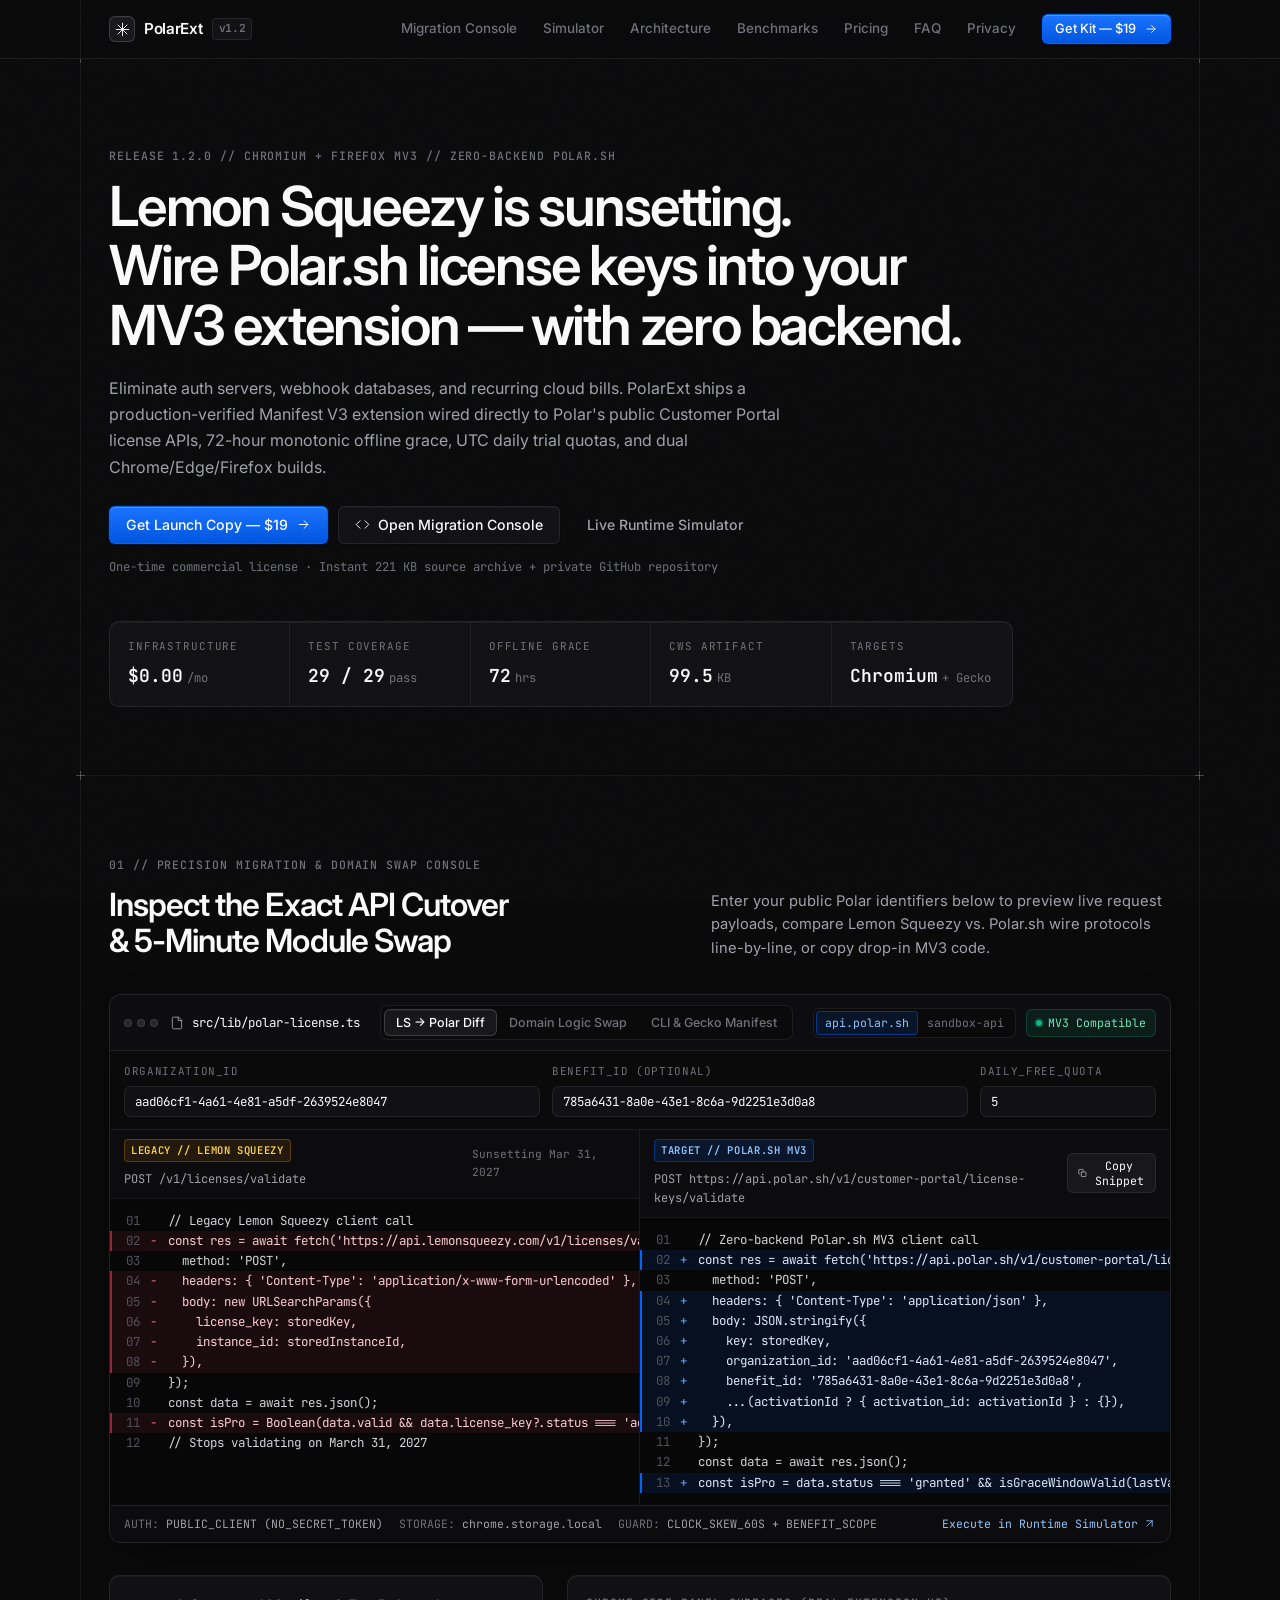
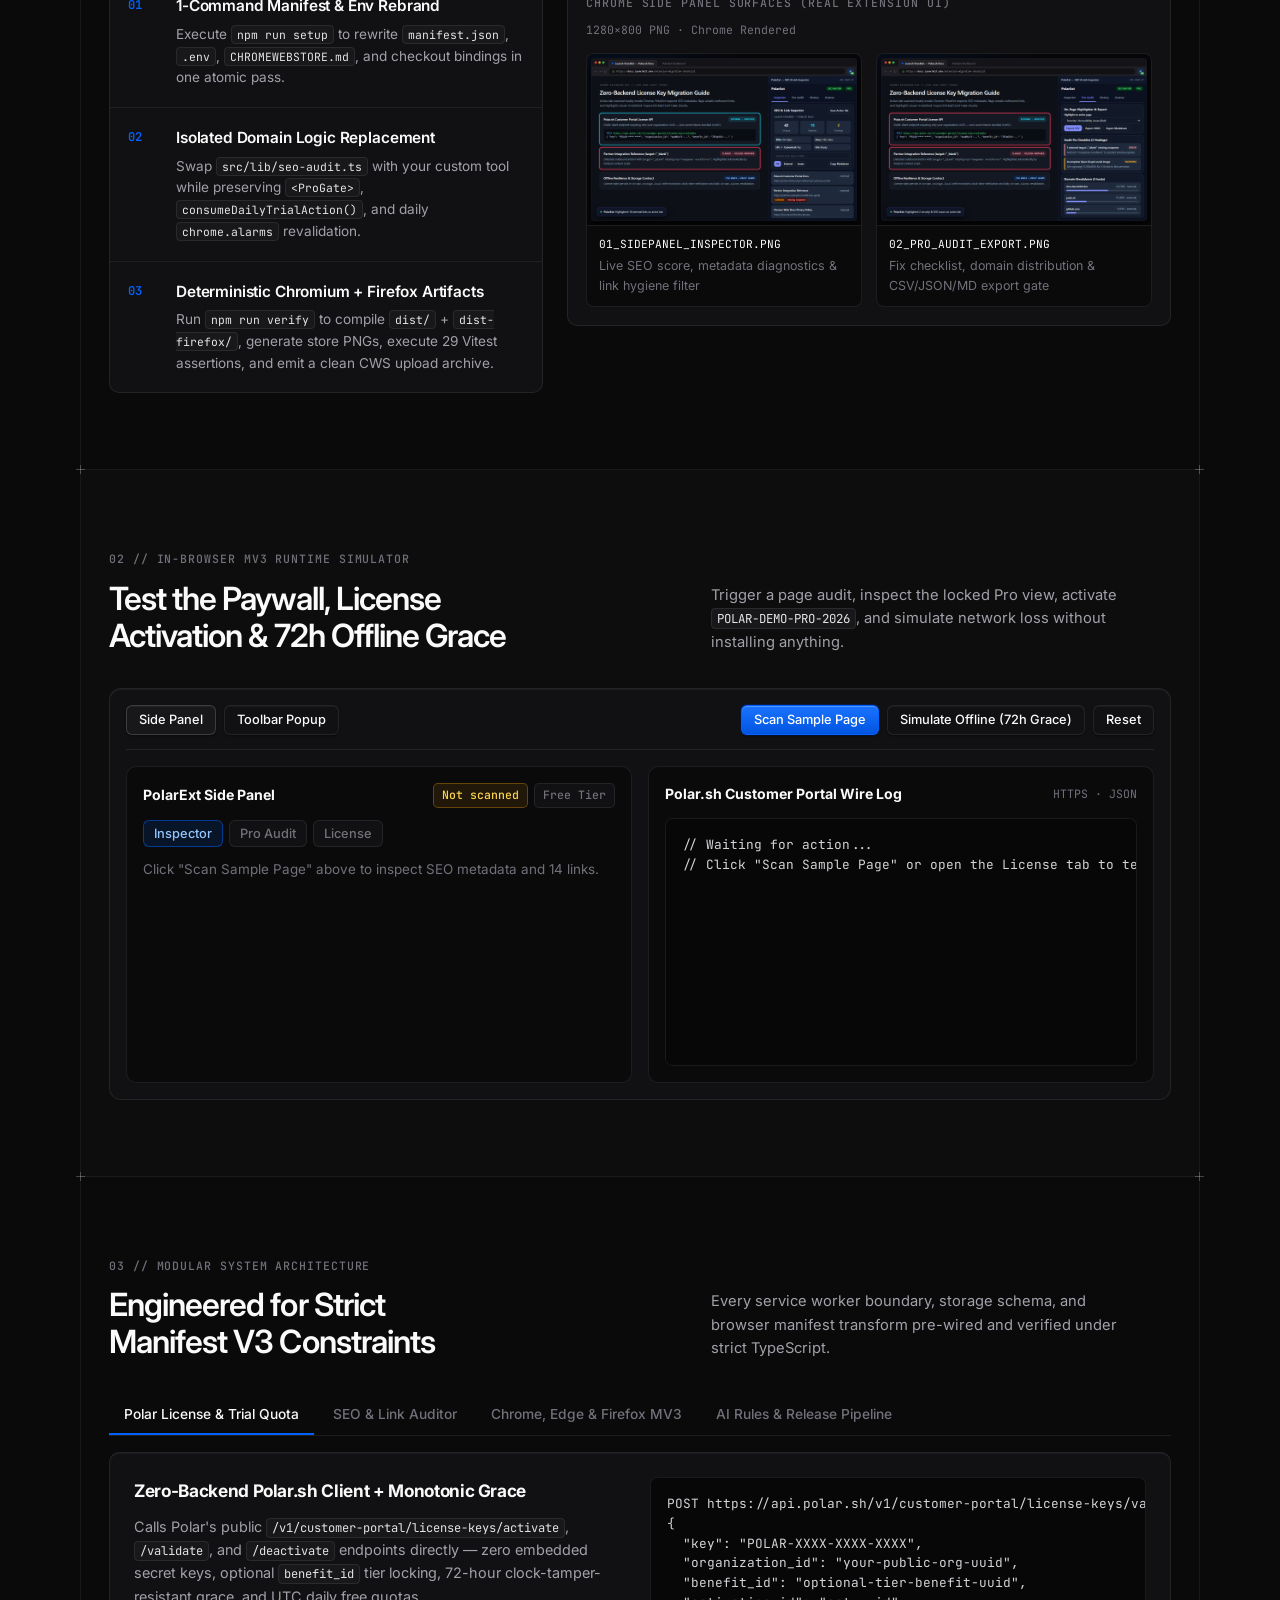
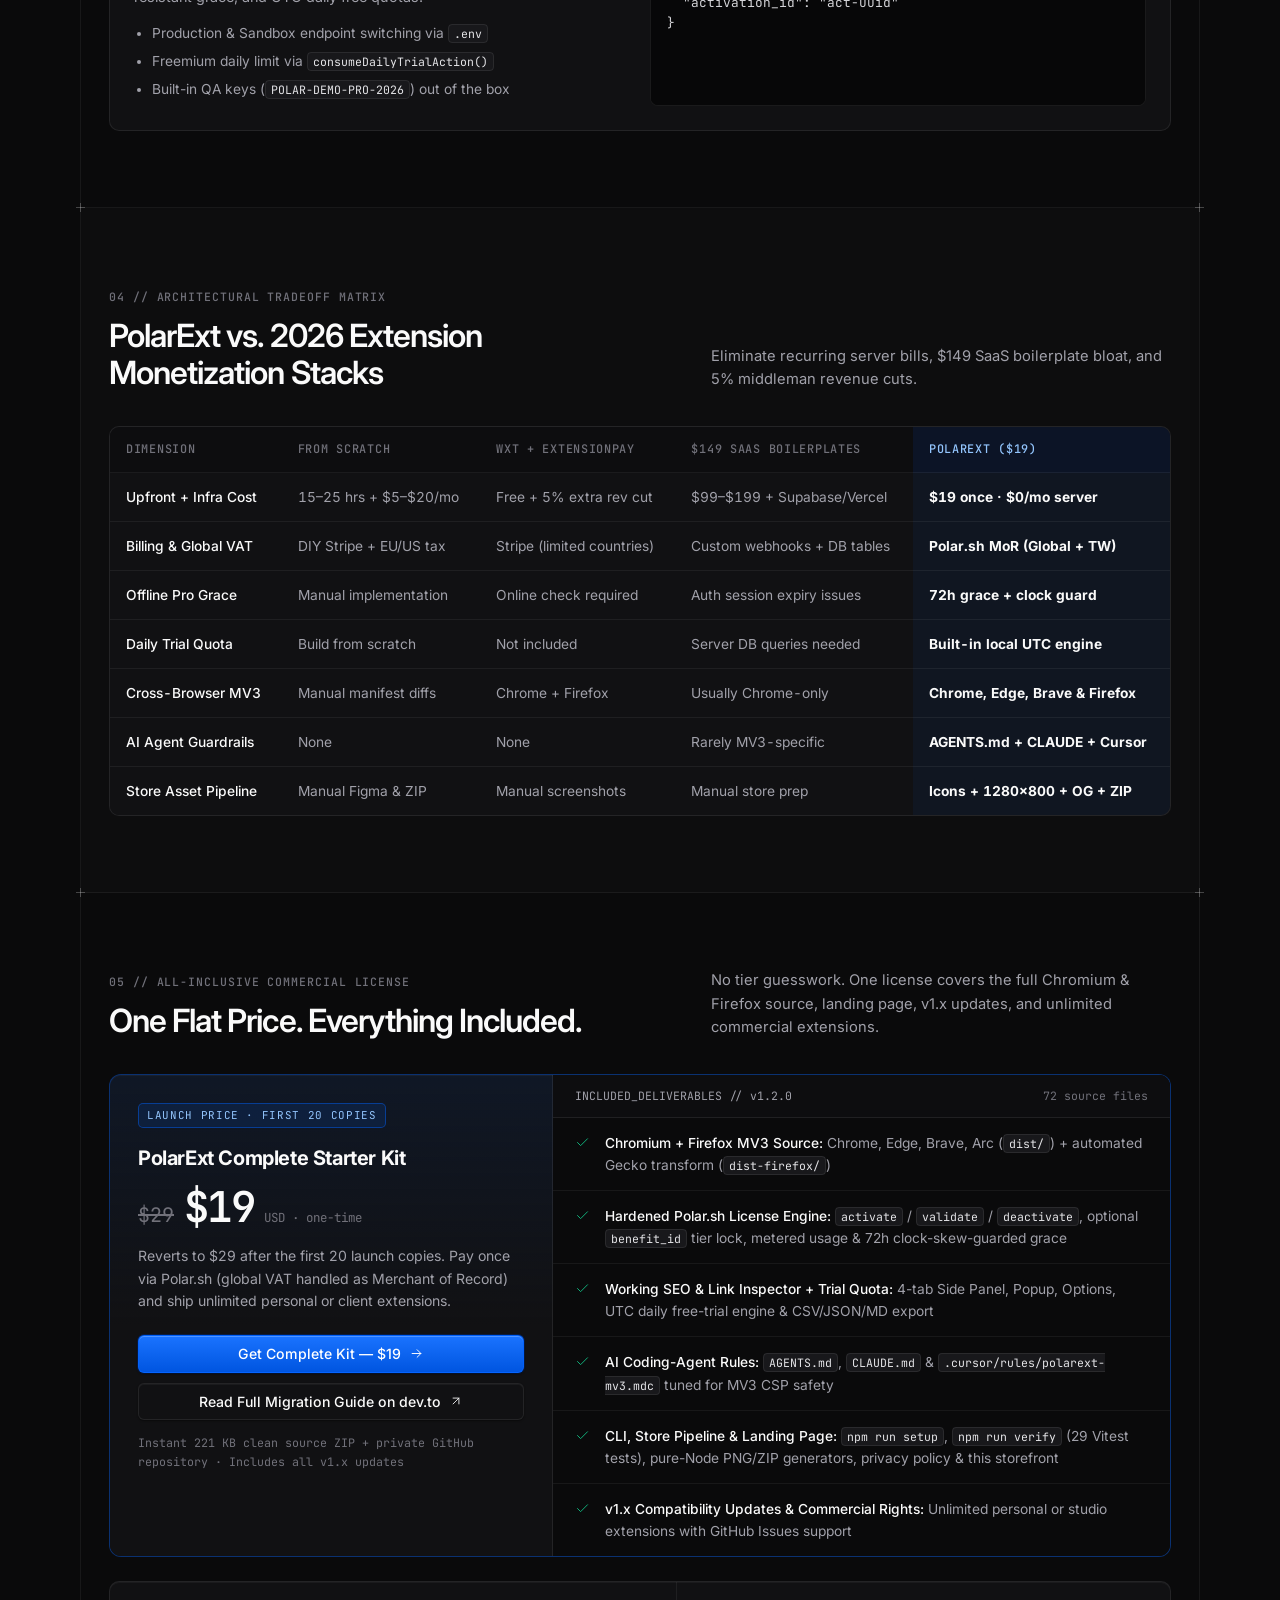
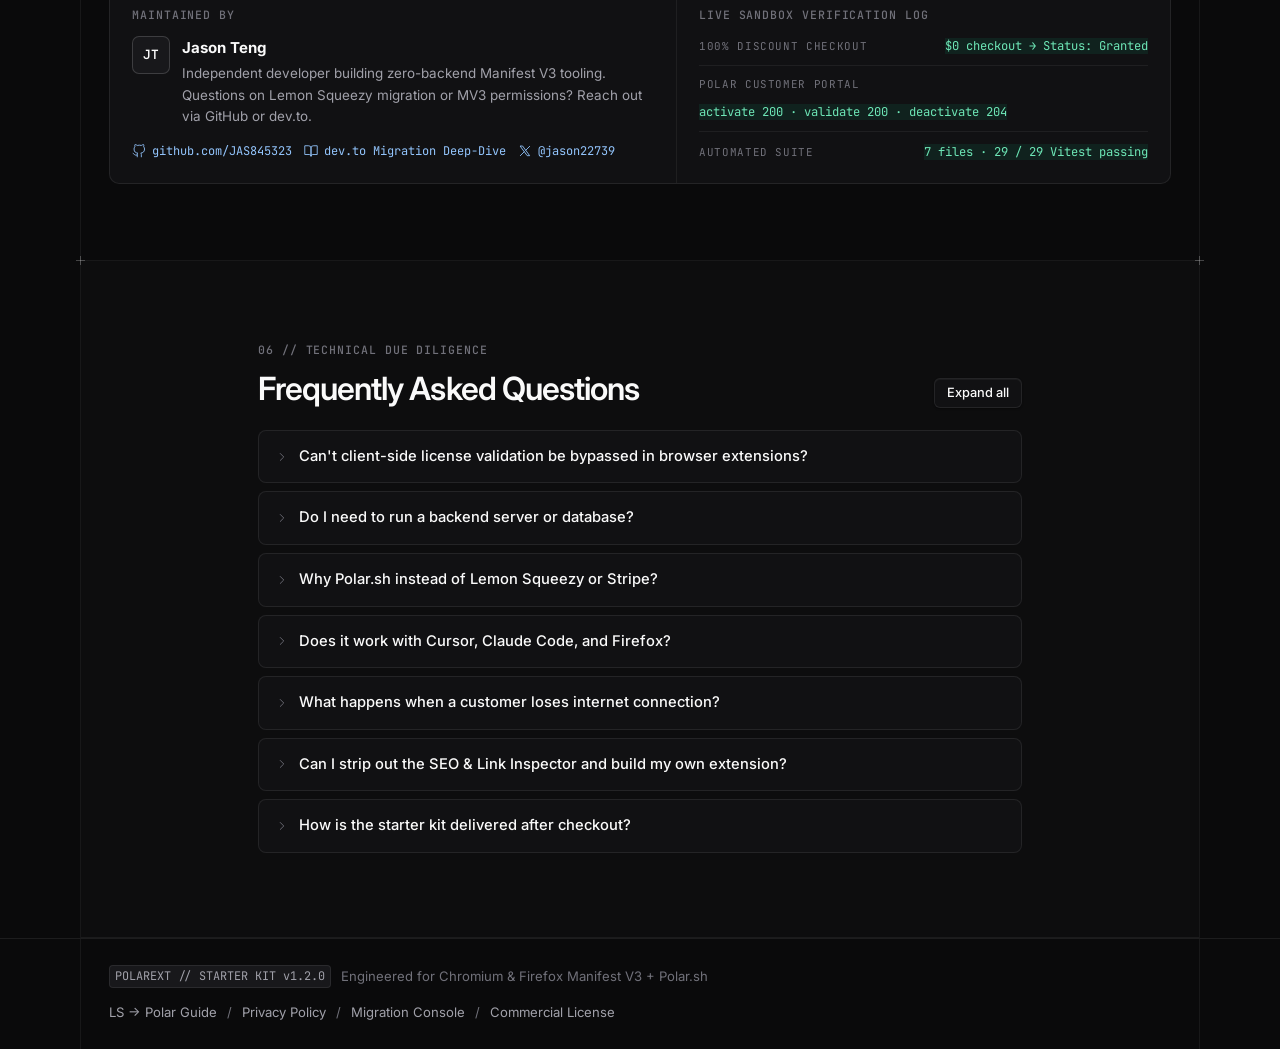
<file: index.html>
<!doctype html>
<html lang="en">
  <head>
    <meta charset="UTF-8" />
    <meta name="viewport" content="width=device-width, initial-scale=1.0, viewport-fit=cover" />
    <meta name="color-scheme" content="dark" />
    <title>PolarExt — Zero-Backend Chromium &amp; Firefox MV3 + Polar.sh Starter Kit</title>
    <meta
      name="description"
      content="Lemon Squeezy is sunsetting. Wire Polar.sh license keys into your Manifest V3 Chromium (Chrome, Edge, Brave) &amp; Firefox extension with zero backend, 72h offline grace, and 29 automated tests."
    />
    <link rel="canonical" href="https://jas845323.github.io/polarext/" />
    <link rel="icon" type="image/png" href="./favicon.png" />

    <meta property="og:type" content="website" />
    <meta property="og:url" content="https://jas845323.github.io/polarext/" />
    <meta property="og:title" content="PolarExt — Zero-Backend Chromium &amp; Firefox MV3 + Polar.sh Starter Kit" />
    <meta
      property="og:description"
      content="Skip server plumbing after Lemon Squeezy's sunset. MV3 React 19 + Polar.sh public license API, 72h offline grace, daily trial quota, and Chromium + Firefox builds. $19 launch price."
    />
    <meta property="og:image" content="https://jas845323.github.io/polarext/og-card.png?v=3" />
    <meta property="og:image:width" content="1200" />
    <meta property="og:image:height" content="630" />

    <meta name="twitter:card" content="summary_large_image" />
    <meta name="twitter:title" content="PolarExt — Zero-Backend Chromium &amp; Firefox MV3 + Polar.sh Kit" />
    <meta
      name="twitter:description"
      content="Zero backend, zero server bill. MV3 React 19 + Polar.sh license keys, 72h offline grace, Chromium + Firefox MV3 builds, and 29 automated tests. Try the live in-browser demo."
    />
    <meta name="twitter:image" content="https://jas845323.github.io/polarext/og-card.png?v=3" />

    <script type="application/ld+json">
      {
        "@context": "https://schema.org",
        "@graph": [
          {
            "@type": "SoftwareApplication",
            "name": "PolarExt Starter Kit",
            "applicationCategory": "DeveloperApplication",
            "operatingSystem": "Chrome, Edge, Brave, Firefox",
            "softwareVersion": "1.2.0",
            "url": "https://jas845323.github.io/polarext/",
            "image": "https://jas845323.github.io/polarext/og-card.png?v=3",
            "description": "Zero-backend Manifest V3 Chromium and Firefox browser extension starter kit wired to Polar.sh Customer Portal license key APIs, 72-hour offline grace cache, UTC daily trial quota, and 29 automated Vitest tests.",
            "author": {
              "@type": "Person",
              "name": "Jason Teng",
              "url": "https://github.com/JAS845323"
            },
            "offers": {
              "@type": "Offer",
              "name": "Launch All-Inclusive Commercial License (First 20 Copies)",
              "price": "19.00",
              "priceCurrency": "USD",
              "availability": "https://schema.org/InStock",
              "url": "https://buy.polar.sh/polar_cl_JOUtaxug7idO6T32vNYuAYgL67hf6MvtT37IR3iRD2N"
            }
          },
          {
            "@type": "FAQPage",
            "mainEntity": [
              {
                "@type": "Question",
                "name": "Can't client-side license validation be bypassed in browser extensions?",
                "acceptedAnswer": {
                  "@type": "Answer",
                  "text": "Yes. Because extension JavaScript runs locally in the user's browser, a determined developer can inspect DevTools or patch an unpacked bundle. Zero-backend validation is an intentional tradeoff for $5-$29 local utility extensions with $0 marginal server cost; extensions proxying paid APIs should validate keys server-side."
                }
              },
              {
                "@type": "Question",
                "name": "Do I need to run a backend server or database?",
                "acceptedAnswer": {
                  "@type": "Answer",
                  "text": "No. Polar.sh exposes public Customer Portal endpoints for activating, validating, and deactivating license keys using only your public Organization ID without exposing secret API tokens."
                }
              },
              {
                "@type": "Question",
                "name": "Why Polar.sh instead of Lemon Squeezy or Stripe?",
                "acceptedAnswer": {
                  "@type": "Answer",
                  "text": "Lemon Squeezy is sunsetting transaction and license processing on March 31, 2027, while raw Stripe leaves global VAT compliance on you. Polar.sh acts as Merchant of Record, issues license keys natively, grants downloads and private GitHub access, and pays out globally."
                }
              },
              {
                "@type": "Question",
                "name": "Does it work with Cursor, Claude Code, and Firefox?",
                "acceptedAnswer": {
                  "@type": "Answer",
                  "text": "Yes. PolarExt includes AGENTS.md, CLAUDE.md, and .cursor/rules/polarext-mv3.mdc for AI coding assistants, plus npm run build:firefox to emit a Firefox MV3 bundle with sidebar_action and browser_specific_settings.gecko."
                }
              }
            ]
          }
        ]
      }
    </script>

    <link rel="preconnect" href="https://fonts.googleapis.com" />
    <link rel="preconnect" href="https://fonts.gstatic.com" crossorigin />
    <link
      href="https://fonts.googleapis.com/css2?family=Inter:wght@400;500;600&family=JetBrains+Mono:wght@400;500;600&family=Noto+Sans+TC:wght@400;500;600&display=swap"
      rel="stylesheet"
    />
    <link rel="stylesheet" href="./styles.css" />
  </head>
  <body>
    <div class="noise-overlay" aria-hidden="true"></div>

    <header class="site-header" id="site-header">
      <div class="arch-container nav-inner" id="header-inner">
        <a href="./index.html" class="brand" aria-current="page">
          <span class="brand-mark" aria-hidden="true">
            <svg width="15" height="15" viewBox="0 0 24 24" fill="none" stroke="currentColor" stroke-width="1.5" stroke-linecap="round" stroke-linejoin="round">
              <path d="M12 2v20M2 12h20M4.93 4.93l14.14 14.14M19.07 4.93L4.93 19.07" />
            </svg>
          </span>
          <span class="brand-name">PolarExt</span>
          <span class="brand-tag">v1.2</span>
        </a>

        <nav class="site-nav" aria-label="Primary navigation">
          <button
            class="menu-button"
            type="button"
            popovertarget="site-menu"
            popovertargetaction="toggle"
            aria-controls="site-menu"
          >
            <svg width="16" height="16" viewBox="0 0 24 24" fill="none" stroke="currentColor" stroke-width="1.5" stroke-linecap="round" stroke-linejoin="round" aria-hidden="true">
              <line x1="4" y1="7" x2="20" y2="7" />
              <line x1="4" y1="12" x2="20" y2="12" />
              <line x1="4" y1="17" x2="20" y2="17" />
            </svg>
            <span>Menu</span>
          </button>

          <ul id="site-menu" class="site-menu" popover="auto">
            <li><a href="#swap">Migration Console</a></li>
            <li><a href="#simulator">Simulator</a></li>
            <li><a href="#features">Architecture</a></li>
            <li><a href="#compare">Benchmarks</a></li>
            <li><a href="#pricing">Pricing</a></li>
            <li><a href="#faq-heading">FAQ</a></li>
            <li><a href="./privacy.html">Privacy</a></li>
            <li class="menu-cta-item">
              <a
                href="https://buy.polar.sh/polar_cl_JOUtaxug7idO6T32vNYuAYgL67hf6MvtT37IR3iRD2N"
                class="btn btn-primary btn-sm"
                data-checkout-cta="early"
              >
                <span>Get Kit — $19</span>
                <svg width="14" height="14" viewBox="0 0 24 24" fill="none" stroke="currentColor" stroke-width="1.5" stroke-linecap="round" stroke-linejoin="round" aria-hidden="true">
                  <path d="M5 12h14M13 6l6 6-6 6" />
                </svg>
              </a>
            </li>
          </ul>
        </nav>
      </div>
    </header>

    <main class="arch-shell">
      <!-- HERO SECTION -->
      <section class="arch-section hero">
        <span class="crosshair ch-tl" aria-hidden="true"></span>
        <span class="crosshair ch-tr" aria-hidden="true"></span>
        <div class="arch-container hero-layout reveal-stagger">
          <div class="eyebrow-row">
            <span class="eyebrow">RELEASE 1.2.0 // CHROMIUM + FIREFOX MV3 // ZERO-BACKEND POLAR.SH</span>
          </div>

          <h1>
            Lemon Squeezy is sunsetting.<br />
            Wire Polar.sh license keys into your MV3 extension — with zero backend.
          </h1>

          <p class="hero-sub">
            Eliminate auth servers, webhook databases, and recurring cloud bills. PolarExt ships a
            production-verified Manifest V3 extension wired directly to Polar's public Customer
            Portal license APIs, 72-hour monotonic offline grace, UTC daily trial quotas, and dual
            Chrome/Edge/Firefox builds.
          </p>

          <div class="hero-actions">
            <a
              href="https://buy.polar.sh/polar_cl_JOUtaxug7idO6T32vNYuAYgL67hf6MvtT37IR3iRD2N"
              class="btn btn-primary"
              data-checkout-cta="early"
            >
              <span>Get Launch Copy — $19</span>
              <svg width="15" height="15" viewBox="0 0 24 24" fill="none" stroke="currentColor" stroke-width="1.5" stroke-linecap="round" stroke-linejoin="round" aria-hidden="true">
                <path d="M5 12h14M13 6l6 6-6 6" />
              </svg>
            </a>
            <a href="#swap" class="btn btn-secondary">
              <svg width="15" height="15" viewBox="0 0 24 24" fill="none" stroke="currentColor" stroke-width="1.5" stroke-linecap="round" stroke-linejoin="round" aria-hidden="true">
                <polyline points="16 18 22 12 16 6" />
                <polyline points="8 6 2 12 8 18" />
              </svg>
              <span>Open Migration Console</span>
            </a>
            <a href="#simulator" class="btn btn-ghost">Live Runtime Simulator</a>
          </div>

          <p class="hero-meta">
            One-time commercial license · Instant 221 KB source archive + private GitHub repository
          </p>

          <dl class="metrics-ledger" aria-label="Verified engineering specifications">
            <div class="metric-cell">
              <dt>INFRASTRUCTURE</dt>
              <dd>$0.00<span>/mo</span></dd>
            </div>
            <div class="metric-cell">
              <dt>TEST COVERAGE</dt>
              <dd>29 / 29<span>pass</span></dd>
            </div>
            <div class="metric-cell">
              <dt>OFFLINE GRACE</dt>
              <dd>72<span>hrs</span></dd>
            </div>
            <div class="metric-cell">
              <dt>CWS ARTIFACT</dt>
              <dd>99.5<span>KB</span></dd>
            </div>
            <div class="metric-cell">
              <dt>TARGETS</dt>
              <dd>Chromium<span>+ Gecko</span></dd>
            </div>
          </dl>
        </div>
      </section>

      <!-- FLAGSHIP #SWAP: PRECISION MIGRATION & SWAP CONSOLE -->
      <section id="swap" class="arch-section">
        <span class="crosshair ch-tl" aria-hidden="true"></span>
        <span class="crosshair ch-tr" aria-hidden="true"></span>
        <div class="arch-container">
          <div class="section-head-split">
            <div>
              <span class="eyebrow">01 // PRECISION MIGRATION &amp; DOMAIN SWAP CONSOLE</span>
              <h2>Inspect the Exact API Cutover &amp; 5-Minute Module Swap</h2>
            </div>
            <p class="section-lead">
              Enter your public Polar identifiers below to preview live request payloads, compare
              Lemon Squeezy vs. Polar.sh wire protocols line-by-line, or copy drop-in MV3 code.
            </p>
          </div>

          <div class="console-frame">
            <!-- Top macOS / DevTools Window Header -->
            <div class="console-toolbar">
              <div class="console-file-id">
                <span class="window-dots" aria-hidden="true">
                  <i></i><i></i><i></i>
                </span>
                <svg width="14" height="14" viewBox="0 0 24 24" fill="none" stroke="currentColor" stroke-width="1.5" stroke-linecap="round" stroke-linejoin="round" aria-hidden="true">
                  <path d="M14 2H6a2 2 0 0 0-2 2v16a2 2 0 0 0 2 2h12a2 2 0 0 0 2-2V8z" />
                  <polyline points="14 2 14 8 20 8" />
                </svg>
                <code id="swap-active-filepath">src/lib/polar-license.ts</code>
              </div>

              <!-- Sliding Segmented Control for Console Mode -->
              <div class="seg-control" role="tablist" aria-label="Migration console view">
                <button
                  type="button"
                  role="tab"
                  id="swap-tab-diff"
                  class="seg-btn"
                  data-swap-mode="diff"
                  aria-selected="true"
                >
                  LS → Polar Diff
                </button>
                <button
                  type="button"
                  role="tab"
                  id="swap-tab-gate"
                  class="seg-btn"
                  data-swap-mode="gate"
                  aria-selected="false"
                >
                  Domain Logic Swap
                </button>
                <button
                  type="button"
                  role="tab"
                  id="swap-tab-cli"
                  class="seg-btn"
                  data-swap-mode="cli"
                  aria-selected="false"
                >
                  CLI &amp; Gecko Manifest
                </button>
              </div>

              <!-- Environment Switch + Status Indicator -->
              <div class="console-status-group">
                <div class="env-switch" role="group" aria-label="Polar API environment">
                  <button type="button" class="env-btn" data-swap-env="prod" aria-pressed="true">
                    api.polar.sh
                  </button>
                  <button type="button" class="env-btn" data-swap-env="sandbox" aria-pressed="false">
                    sandbox-api
                  </button>
                </div>
                <span class="status-indicator" title="Manifest V3 CSP & Service Worker Verified">
                  <span class="status-dot" aria-hidden="true"></span>
                  <span>MV3 Compatible</span>
                </span>
              </div>
            </div>

            <!-- Live Parameter Bar -->
            <div class="console-params" aria-label="Live snippet parameters">
              <div class="param-field">
                <label for="swap-org-input">ORGANIZATION_ID</label>
                <input
                  id="swap-org-input"
                  type="text"
                  value="aad06cf1-4a61-4e81-a5df-2639524e8047"
                  spellcheck="false"
                  autocomplete="off"
                />
              </div>
              <div class="param-field">
                <label for="swap-benefit-input">BENEFIT_ID (OPTIONAL)</label>
                <input
                  id="swap-benefit-input"
                  type="text"
                  value="785a6431-8a0e-43e1-8c6a-9d2251e3d0a8"
                  spellcheck="false"
                  autocomplete="off"
                />
              </div>
              <div class="param-field">
                <label for="swap-limit-input">DAILY_FREE_QUOTA</label>
                <input
                  id="swap-limit-input"
                  type="number"
                  min="1"
                  max="99"
                  value="5"
                  autocomplete="off"
                />
              </div>
            </div>

            <!-- Diff-Inspired Dual Code Panes -->
            <div class="diff-workbench" role="tabpanel" id="swap-tabpanel" aria-labelledby="swap-tab-diff">
              <div class="diff-pane diff-pane-legacy">
                <div class="diff-pane-head">
                  <div class="diff-pane-title">
                    <span class="diff-badge badge-legacy" id="swap-left-badge">LEGACY // LEMON SQUEEZY</span>
                    <code id="swap-left-endpoint">POST /v1/licenses/validate</code>
                  </div>
                  <span class="diff-meta" id="swap-left-meta">Sunsetting Mar 31, 2027</span>
                </div>
                <div class="code-viewport" id="swap-left-code" aria-label="Legacy implementation reference"></div>
              </div>

              <div class="diff-pane diff-pane-polar">
                <div class="diff-pane-head">
                  <div class="diff-pane-title">
                    <span class="diff-badge badge-polar" id="swap-right-badge">TARGET // POLAR.SH MV3</span>
                    <code id="swap-right-endpoint">POST /v1/customer-portal/license-keys/validate</code>
                  </div>
                  <button
                    type="button"
                    class="copy-btn"
                    id="swap-copy-btn"
                    aria-label="Copy PolarExt target snippet"
                  >
                    <svg class="icon-copy" width="14" height="14" viewBox="0 0 24 24" fill="none" stroke="currentColor" stroke-width="1.5" stroke-linecap="round" stroke-linejoin="round" aria-hidden="true">
                      <rect x="9" y="9" width="13" height="13" rx="2" ry="2" />
                      <path d="M5 15H4a2 2 0 0 1-2-2V4a2 2 0 0 1 2-2h9a2 2 0 0 1 2 2v1" />
                    </svg>
                    <svg class="icon-check" width="14" height="14" viewBox="0 0 24 24" fill="none" stroke="currentColor" stroke-width="1.5" stroke-linecap="round" stroke-linejoin="round" aria-hidden="true">
                      <polyline points="20 6 9 17 4 12" />
                    </svg>
                    <span id="swap-copy-label">Copy Snippet</span>
                  </button>
                </div>
                <div class="code-viewport" id="swap-right-code" aria-label="PolarExt target implementation"></div>
              </div>
            </div>

            <!-- Console Footer Telemetry Bar -->
            <div class="console-footer">
              <div class="console-telemetry">
                <span>AUTH: <code>PUBLIC_CLIENT (NO_SECRET_TOKEN)</code></span>
                <span>STORAGE: <code>chrome.storage.local</code></span>
                <span>GUARD: <code>CLOCK_SKEW_60S + BENEFIT_SCOPE</code></span>
              </div>
              <a href="#simulator" class="console-link">
                <span>Execute in Runtime Simulator</span>
                <svg width="13" height="13" viewBox="0 0 24 24" fill="none" stroke="currentColor" stroke-width="1.5" stroke-linecap="round" stroke-linejoin="round" aria-hidden="true">
                  <path d="M7 17L17 7M7 7h10v10" />
                </svg>
              </a>
            </div>
          </div>

          <!-- Asymmetric Editorial Ledger + Store Surface Inspection -->
          <div class="swap-editorial-grid">
            <div class="workflow-ledger">
              <div class="ledger-row">
                <span class="ledger-idx">01</span>
                <div>
                  <h3>1-Command Manifest &amp; Env Rebrand</h3>
                  <p>
                    Execute <code>npm run setup</code> to rewrite <code>manifest.json</code>,
                    <code>.env</code>, <code>CHROMEWEBSTORE.md</code>, and checkout bindings in one
                    atomic pass.
                  </p>
                </div>
              </div>
              <div class="ledger-row">
                <span class="ledger-idx">02</span>
                <div>
                  <h3>Isolated Domain Logic Replacement</h3>
                  <p>
                    Swap <code>src/lib/seo-audit.ts</code> with your custom tool while preserving
                    <code>&lt;ProGate&gt;</code>, <code>consumeDailyTrialAction()</code>, and daily
                    <code>chrome.alarms</code> revalidation.
                  </p>
                </div>
              </div>
              <div class="ledger-row">
                <span class="ledger-idx">03</span>
                <div>
                  <h3>Deterministic Chromium + Firefox Artifacts</h3>
                  <p>
                    Run <code>npm run verify</code> to compile <code>dist/</code> +
                    <code>dist-firefox/</code>, generate store PNGs, execute 29 Vitest assertions,
                    and emit a clean CWS upload archive.
                  </p>
                </div>
              </div>
            </div>

            <div class="surface-inspection">
              <div class="inspection-head">
                <span class="eyebrow">CHROME SIDE PANEL SURFACES (REAL EXTENSION UI)</span>
                <span class="mono-note">1280×800 PNG · Chrome Rendered</span>
              </div>
              <div class="gallery-grid">
                <figure class="gallery-card">
                  <img
                    src="./assets/screenshot-1-sidepanel-1280x800.png"
                    alt="PolarExt Side Panel Inspector showing SEO score 86 out of 100, unique and external link counts, and metadata checks"
                    width="1280"
                    height="800"
                    loading="lazy"
                  />
                  <figcaption>
                    <code>01_SIDEPANEL_INSPECTOR.PNG</code>
                    <span>Live SEO score, metadata diagnostics &amp; link hygiene filter</span>
                  </figcaption>
                </figure>
                <figure class="gallery-card">
                  <img
                    src="./assets/screenshot-2-pro-audit-1280x800.png"
                    alt="PolarExt Pro Audit view showing CSV JSON Markdown exports, security fix checklist, and domain breakdown bars"
                    width="1280"
                    height="800"
                    loading="lazy"
                  />
                  <figcaption>
                    <code>02_PRO_AUDIT_EXPORT.PNG</code>
                    <span>Fix checklist, domain distribution &amp; CSV/JSON/MD export gate</span>
                  </figcaption>
                </figure>
              </div>
            </div>
          </div>
        </div>
      </section>

      <!-- INTERACTIVE RUNTIME SIMULATOR -->
      <section id="simulator" class="arch-section section-elevated">
        <span class="crosshair ch-tl" aria-hidden="true"></span>
        <span class="crosshair ch-tr" aria-hidden="true"></span>
        <div class="arch-container">
          <div class="section-head-split">
            <div>
              <span class="eyebrow">02 // IN-BROWSER MV3 RUNTIME SIMULATOR</span>
              <h2>Test the Paywall, License Activation &amp; 72h Offline Grace</h2>
            </div>
            <p class="section-lead">
              Trigger a page audit, inspect the locked Pro view, activate
              <code>POLAR-DEMO-PRO-2026</code>, and simulate network loss without installing
              anything.
            </p>
          </div>

          <div class="sim-shell">
            <div class="sim-toolbar">
              <div class="sim-surface-switch" role="group" aria-label="Simulator surface view">
                <button type="button" class="btn btn-sm sim-view-btn" data-sim-view="sidepanel" aria-pressed="true">
                  Side Panel
                </button>
                <button type="button" class="btn btn-sm sim-view-btn" data-sim-view="popup" aria-pressed="false">
                  Toolbar Popup
                </button>
              </div>
              <div class="sim-controls">
                <button type="button" class="btn btn-sm btn-primary" id="sim-scan-btn">
                  Scan Sample Page
                </button>
                <button type="button" class="btn btn-sm" id="sim-offline-btn" aria-pressed="false">
                  Simulate Offline (72h Grace)
                </button>
                <button type="button" class="btn btn-sm" id="sim-reset-btn">
                  Reset
                </button>
              </div>
            </div>

            <div class="sim-grid">
              <div class="sim-device" aria-live="polite">
                <div class="sim-device-head">
                  <strong id="sim-surface-title">PolarExt Side Panel</strong>
                  <div class="sim-badges">
                    <span class="sim-pill score" id="sim-score-pill">Not scanned</span>
                    <span class="sim-pill" id="sim-tier-pill">Free Tier</span>
                  </div>
                </div>

                <div id="sim-popup-view" hidden>
                  <p class="sim-muted">Quick summary for <code>https://launch.example.dev</code></p>
                  <div class="sim-stats">
                    <div><strong id="sim-pop-links">—</strong><span>Links</span></div>
                    <div><strong id="sim-pop-ext">—</strong><span>External</span></div>
                    <div><strong id="sim-pop-issues">—</strong><span>Findings</span></div>
                  </div>
                  <button type="button" class="btn btn-primary btn-full" id="sim-open-panel-btn">
                    Open Side Panel (Alt+Shift+P)
                  </button>
                </div>

                <div id="sim-sidepanel-view">
                  <div class="sim-subtabs" role="group" aria-label="Simulator side panel tabs">
                    <button type="button" class="sim-subtab" data-sim-tab="inspector" aria-pressed="true">
                      Inspector
                    </button>
                    <button type="button" class="sim-subtab" data-sim-tab="pro" aria-pressed="false">
                      Pro Audit
                    </button>
                    <button type="button" class="sim-subtab" data-sim-tab="license" aria-pressed="false">
                      License
                    </button>
                  </div>

                  <div id="sim-panel-inspector">
                    <p class="sim-muted" id="sim-scan-status">
                      Click "Scan Sample Page" above to inspect SEO metadata and 14 links.
                    </p>
                    <div id="sim-inspector-results" hidden>
                      <div class="sim-stats">
                        <div><strong>14</strong><span>Unique</span></div>
                        <div><strong>6</strong><span>External</span></div>
                        <div><strong>4</strong><span>Findings</span></div>
                      </div>
                      <ul class="sim-list">
                        <li><code>Title (48 chars)</code> · <code>Description (missing)</code></li>
                        <li><code>Canonical: Yes</code> · <code>H1 Count: 1</code></li>
                        <li><code>[external] Polar.sh Docs</code> — https://polar.sh/docs</li>
                        <li><code>[issue] Partner Blog</code> — missing rel="noopener"</li>
                      </ul>
                    </div>
                  </div>

                  <div id="sim-panel-pro" hidden>
                    <div id="sim-pro-locked" class="sim-gate">
                      <strong>Unlock SEO Fix Checklist &amp; CSV Export</strong>
                      <p class="sim-muted">
                        Free users get basic inspection + 5 free daily Markdown copies. Pro unlocks
                        prioritized fixes, page highlighting, and unlimited CSV / JSON / Markdown export.
                      </p>
                      <button type="button" class="btn btn-sm btn-primary" id="sim-goto-license-btn">
                        Enter License Key
                      </button>
                    </div>
                    <div id="sim-pro-unlocked" hidden>
                      <div class="sim-issue err">
                        <strong>[ERROR] 1 external target="_blank" missing noopener</strong>
                        <span>Add rel="noopener noreferrer" to protect opener window.</span>
                      </div>
                      <div class="sim-issue warn">
                        <strong>[WARNING] Missing meta description</strong>
                        <span>Add 120–160 chars description to raise score from 74 to 86.</span>
                      </div>
                      <pre class="code-box sim-csv-preview"><code>kind,host,text,nofollow,missing_noopener
"external","polar.sh","Polar Docs",false,false
"external","partner.io","Partner Blog",true,true</code></pre>
                    </div>
                  </div>

                  <div id="sim-panel-license" hidden>
                    <label for="sim-key-input" class="sim-label">Polar.sh License Key</label>
                    <div class="sim-key-row">
                      <input
                        id="sim-key-input"
                        type="text"
                        placeholder="POLAR-DEMO-PRO-2026"
                        autocomplete="off"
                      />
                      <button type="button" class="btn btn-sm" id="sim-fill-demo-btn">
                        Fill Demo
                      </button>
                    </div>
                    <div class="sim-controls sim-key-actions">
                      <button type="button" class="btn btn-sm btn-primary" id="sim-activate-btn">
                        Activate Key
                      </button>
                      <button type="button" class="btn btn-sm" id="sim-deactivate-btn" hidden>
                        Deactivate
                      </button>
                    </div>
                  </div>
                </div>
              </div>

              <div class="sim-log">
                <div class="sim-device-head">
                  <strong>Polar.sh Customer Portal Wire Log</strong>
                  <span class="mono-note">HTTPS · JSON</span>
                </div>
                <pre class="code-box sim-log-box"><code id="sim-api-log">// Waiting for action...
// Click "Scan Sample Page" or open the License tab to test Polar.sh activation.</code></pre>
              </div>
            </div>
          </div>
        </div>
      </section>

      <!-- SYSTEM ARCHITECTURE TABS -->
      <section id="features" class="arch-section">
        <span class="crosshair ch-tl" aria-hidden="true"></span>
        <span class="crosshair ch-tr" aria-hidden="true"></span>
        <div class="arch-container">
          <div class="section-head-split">
            <div>
              <span class="eyebrow">03 // MODULAR SYSTEM ARCHITECTURE</span>
              <h2>Engineered for Strict Manifest V3 Constraints</h2>
            </div>
            <p class="section-lead">
              Every service worker boundary, storage schema, and browser manifest transform pre-wired
              and verified under strict TypeScript.
            </p>
          </div>

          <div class="tabs-shell">
            <div class="preview-tabs" role="tablist" aria-label="Starter kit modules">
              <button type="button" id="feat-tab-license" role="tab" class="preview-tab" aria-selected="true">
                Polar License &amp; Trial Quota
              </button>
              <button type="button" id="feat-tab-seo" role="tab" class="preview-tab" aria-selected="false">
                SEO &amp; Link Auditor
              </button>
              <button type="button" id="feat-tab-surfaces" role="tab" class="preview-tab" aria-selected="false">
                Chrome, Edge &amp; Firefox MV3
              </button>
              <button type="button" id="feat-tab-dx" role="tab" class="preview-tab" aria-selected="false">
                AI Rules &amp; Release Pipeline
              </button>
            </div>

            <div class="preview-panels">
              <div role="tabpanel" aria-labelledby="feat-tab-license" tabindex="0">
                <div class="preview-panel">
                  <div class="preview-copy">
                    <h3>Zero-Backend Polar.sh Client + Monotonic Grace</h3>
                    <p>
                      Calls Polar's public <code>/v1/customer-portal/license-keys/activate</code>,
                      <code>/validate</code>, and <code>/deactivate</code> endpoints directly — zero
                      embedded secret keys, optional <code>benefit_id</code> tier locking, 72-hour
                      clock-tamper-resistant grace, and UTC daily free quotas.
                    </p>
                    <ul>
                      <li>Production &amp; Sandbox endpoint switching via <code>.env</code></li>
                      <li>Freemium daily limit via <code>consumeDailyTrialAction()</code></li>
                      <li>Built-in QA keys (<code>POLAR-DEMO-PRO-2026</code>) out of the box</li>
                    </ul>
                  </div>
                  <pre class="code-box"><code>POST https://api.polar.sh/v1/customer-portal/license-keys/validate
{
  "key": "POLAR-XXXX-XXXX-XXXX",
  "organization_id": "your-public-org-uuid",
  "benefit_id": "optional-tier-benefit-uuid",
  "activation_id": "act-uuid"
}</code></pre>
                </div>
              </div>

              <div role="tabpanel" aria-labelledby="feat-tab-seo" hidden="until-found">
                <div class="preview-panel">
                  <div class="preview-copy">
                    <h3>Deterministic SEO &amp; Link Security Auditor</h3>
                    <p>
                      Ship immediately as a standalone developer utility or replace the module with
                      your own product logic. Audits metadata, anchor attributes, and mixed-content
                      security flags locally on the active tab.
                    </p>
                    <ul>
                      <li>0–100 deterministic score (Title, Description, Canonical, H1, OG)</li>
                      <li>Flags missing <code>rel="noopener"</code> &amp; insecure <code>http://</code> links</li>
                      <li>10-page local snapshot history + CSV / JSON / Markdown export</li>
                    </ul>
                  </div>
                  <pre class="code-box"><code>const audit = evaluatePageAudit(pageUrl, meta, links, duplicateCount);
// { score: 86, issues: [...], nofollowCount: 3, missingNoopenerCount: 1 }</code></pre>
                </div>
              </div>

              <div role="tabpanel" aria-labelledby="feat-tab-surfaces" hidden="until-found">
                <div class="preview-panel">
                  <div class="preview-copy">
                    <h3>Cross-Browser MV3: Chrome, Edge, Brave &amp; Firefox</h3>
                    <p>
                      Three React 19 surfaces styled with native <code>light-dark()</code> tokens,
                      3-state theme override, accessible <code>:user-invalid</code> validation, a
                      Chromium MV3 bundle (<code>dist/</code>), and an automated Firefox MV3 build
                      mapping <code>side_panel</code> to <code>sidebar_action</code>.
                    </p>
                    <ul>
                      <li>Global shortcut <code>Alt+Shift+P</code> opens Side Panel</li>
                      <li><code>npm run build:firefox</code> emits Gecko-ready <code>dist-firefox/</code></li>
                      <li><code>requestAnimationFrame</code> chunked DOM highlighter + Shadow DOM toast</li>
                    </ul>
                  </div>
                  <pre class="code-box"><code>&lt;ProGate
  isPro={isPro}
  featureName="SEO Fix Checklist &amp; Multi-Format Export"
  description="Unlock checklists, highlighting, and CSV/JSON/MD."
&gt;
  &lt;ProAuditWorkspace /&gt;
&lt;/ProGate&gt;</code></pre>
                </div>
              </div>

              <div role="tabpanel" aria-labelledby="feat-tab-dx" hidden="until-found">
                <div class="preview-panel">
                  <div class="preview-copy">
                    <h3>AI Coding-Agent Guardrails &amp; Release Tooling</h3>
                    <p>
                      Ships with <code>AGENTS.md</code>, <code>CLAUDE.md</code>, and
                      <code>.cursor/rules/polarext-mv3.mdc</code> so Cursor and Claude Code preserve
                      MV3 CSP compliance, ephemeral service worker state, and Polar API contracts.
                    </p>
                    <ul>
                      <li><code>npm run setup</code> rebrands manifest, <code>.env</code>, CWS doc &amp; landing</li>
                      <li><code>npm run dev</code> watches source and rebuilds MV3 bundles on save</li>
                      <li>Zero-dependency PNG generators for icons, store screenshots &amp; OG cards</li>
                    </ul>
                  </div>
                  <pre class="code-box"><code>polarext-starter-kit/
├── AGENTS.md &amp; CLAUDE.md
├── .cursor/rules/polarext-mv3.mdc
├── src/lib/polar-license.ts   # Zero-backend Polar client
├── src/lib/trial-quota.ts     # UTC daily trial quota
├── scripts/build-firefox.mjs  # Firefox MV3 transform
└── scripts/setup.mjs          # Atomic rebranding CLI</code></pre>
                </div>
              </div>
            </div>
          </div>
        </div>
      </section>

      <!-- BENCHMARK COMPARISON MATRIX -->
      <section id="compare" class="arch-section section-elevated">
        <span class="crosshair ch-tl" aria-hidden="true"></span>
        <span class="crosshair ch-tr" aria-hidden="true"></span>
        <div class="arch-container">
          <div class="section-head-split">
            <div>
              <span class="eyebrow">04 // ARCHITECTURAL TRADEOFF MATRIX</span>
              <h2>PolarExt vs. 2026 Extension Monetization Stacks</h2>
            </div>
            <p class="section-lead">
              Eliminate recurring server bills, $149 SaaS boilerplate bloat, and 5% middleman
              revenue cuts.
            </p>
          </div>

          <div tabindex="0" role="region" aria-labelledby="compare-table-caption" class="table-wrap">
            <table class="compare-table">
              <caption id="compare-table-caption" class="sr-only">
                Comparison of Building From Scratch, WXT with ExtensionPay, $149 SaaS Boilerplates, and PolarExt Starter Kit
              </caption>
              <thead>
                <tr>
                  <th scope="col">Dimension</th>
                  <th scope="col">From Scratch</th>
                  <th scope="col">WXT + ExtensionPay</th>
                  <th scope="col">$149 SaaS Boilerplates</th>
                  <th scope="col" class="col-highlight">PolarExt ($19)</th>
                </tr>
              </thead>
              <tbody>
                <tr>
                  <th scope="row">Upfront + Infra Cost</th>
                  <td>15–25 hrs + $5–$20/mo</td>
                  <td>Free + 5% extra rev cut</td>
                  <td>$99–$199 + Supabase/Vercel</td>
                  <td class="col-highlight"><strong>$19 once · $0/mo server</strong></td>
                </tr>
                <tr>
                  <th scope="row">Billing &amp; Global VAT</th>
                  <td>DIY Stripe + EU/US tax</td>
                  <td>Stripe (limited countries)</td>
                  <td>Custom webhooks + DB tables</td>
                  <td class="col-highlight"><strong>Polar.sh MoR (Global + TW)</strong></td>
                </tr>
                <tr>
                  <th scope="row">Offline Pro Grace</th>
                  <td>Manual implementation</td>
                  <td>Online check required</td>
                  <td>Auth session expiry issues</td>
                  <td class="col-highlight"><strong>72h grace + clock guard</strong></td>
                </tr>
                <tr>
                  <th scope="row">Daily Trial Quota</th>
                  <td>Build from scratch</td>
                  <td>Not included</td>
                  <td>Server DB queries needed</td>
                  <td class="col-highlight"><strong>Built-in local UTC engine</strong></td>
                </tr>
                <tr>
                  <th scope="row">Cross-Browser MV3</th>
                  <td>Manual manifest diffs</td>
                  <td>Chrome + Firefox</td>
                  <td>Usually Chrome-only</td>
                  <td class="col-highlight"><strong>Chrome, Edge, Brave &amp; Firefox</strong></td>
                </tr>
                <tr>
                  <th scope="row">AI Agent Guardrails</th>
                  <td>None</td>
                  <td>None</td>
                  <td>Rarely MV3-specific</td>
                  <td class="col-highlight"><strong>AGENTS.md + CLAUDE + Cursor</strong></td>
                </tr>
                <tr>
                  <th scope="row">Store Asset Pipeline</th>
                  <td>Manual Figma &amp; ZIP</td>
                  <td>Manual screenshots</td>
                  <td>Manual store prep</td>
                  <td class="col-highlight"><strong>Icons + 1280×800 + OG + ZIP</strong></td>
                </tr>
              </tbody>
            </table>
          </div>
        </div>
      </section>

      <!-- PRICING (ALL-INCLUSIVE SINGLE-TIER COMMERCIAL LICENSE) -->
      <section id="pricing" class="arch-section">
        <span class="crosshair ch-tl" aria-hidden="true"></span>
        <span class="crosshair ch-tr" aria-hidden="true"></span>
        <div class="arch-container">
          <div class="section-head-split">
            <div>
              <span class="eyebrow">05 // ALL-INCLUSIVE COMMERCIAL LICENSE</span>
              <h2>One Flat Price. Everything Included.</h2>
            </div>
            <p class="section-lead">
              No tier guesswork. One license covers the full Chromium &amp; Firefox source, landing
              page, v1.x updates, and unlimited commercial extensions.
            </p>
          </div>

          <div class="pricing-ledger">
            <div class="pricing-offer">
              <span class="pill pill-accent">LAUNCH PRICE · FIRST 20 COPIES</span>
              <h3>PolarExt Complete Starter Kit</h3>
              <div class="price-row">
                <s class="price-strike" aria-label="Regular price 29 dollars">$29</s>
                <span class="price">$19</span>
                <span class="price-note">USD · one-time</span>
              </div>
              <p class="offer-copy">
                Reverts to $29 after the first 20 launch copies. Pay once via Polar.sh (global VAT
                handled as Merchant of Record) and ship unlimited personal or client extensions.
              </p>

              <div class="offer-actions">
                <a
                  href="https://buy.polar.sh/polar_cl_JOUtaxug7idO6T32vNYuAYgL67hf6MvtT37IR3iRD2N"
                  class="btn btn-primary btn-full"
                  data-checkout-cta="early"
                >
                  <span>Get Complete Kit — $19</span>
                  <svg width="15" height="15" viewBox="0 0 24 24" fill="none" stroke="currentColor" stroke-width="1.5" stroke-linecap="round" stroke-linejoin="round" aria-hidden="true">
                    <path d="M5 12h14M13 6l6 6-6 6" />
                  </svg>
                </a>
                <a
                  href="https://dev.to/jas845323/migrating-an-mv3-chrome-extension-from-lemon-squeezy-to-polarsh-zero-backend-api-mapping--917"
                  class="btn btn-secondary btn-full"
                  target="_blank"
                  rel="noopener noreferrer"
                >
                  <span>Read Full Migration Guide on dev.to</span>
                  <svg width="14" height="14" viewBox="0 0 24 24" fill="none" stroke="currentColor" stroke-width="1.5" stroke-linecap="round" stroke-linejoin="round" aria-hidden="true">
                    <path d="M7 17L17 7M7 7h10v10" />
                  </svg>
                </a>
              </div>

              <p class="offer-footnote">
                Instant 221 KB clean source ZIP + private GitHub repository · Includes all v1.x updates
              </p>
            </div>

            <div class="pricing-manifest" aria-label="Included starter kit deliverables">
              <div class="manifest-head">
                <code>INCLUDED_DELIVERABLES // v1.2.0</code>
                <span class="mono-note">72 source files</span>
              </div>
              <ul class="manifest-list">
                <li>
                  <svg width="15" height="15" viewBox="0 0 24 24" fill="none" stroke="currentColor" stroke-width="1.5" stroke-linecap="round" stroke-linejoin="round" aria-hidden="true"><polyline points="20 6 9 17 4 12" /></svg>
                  <span><strong>Chromium + Firefox MV3 Source:</strong> Chrome, Edge, Brave, Arc (<code>dist/</code>) + automated Gecko transform (<code>dist-firefox/</code>)</span>
                </li>
                <li>
                  <svg width="15" height="15" viewBox="0 0 24 24" fill="none" stroke="currentColor" stroke-width="1.5" stroke-linecap="round" stroke-linejoin="round" aria-hidden="true"><polyline points="20 6 9 17 4 12" /></svg>
                  <span><strong>Hardened Polar.sh License Engine:</strong> <code>activate</code> / <code>validate</code> / <code>deactivate</code>, optional <code>benefit_id</code> tier lock, metered usage &amp; 72h clock-skew-guarded grace</span>
                </li>
                <li>
                  <svg width="15" height="15" viewBox="0 0 24 24" fill="none" stroke="currentColor" stroke-width="1.5" stroke-linecap="round" stroke-linejoin="round" aria-hidden="true"><polyline points="20 6 9 17 4 12" /></svg>
                  <span><strong>Working SEO &amp; Link Inspector + Trial Quota:</strong> 4-tab Side Panel, Popup, Options, UTC daily free-trial engine &amp; CSV/JSON/MD export</span>
                </li>
                <li>
                  <svg width="15" height="15" viewBox="0 0 24 24" fill="none" stroke="currentColor" stroke-width="1.5" stroke-linecap="round" stroke-linejoin="round" aria-hidden="true"><polyline points="20 6 9 17 4 12" /></svg>
                  <span><strong>AI Coding-Agent Rules:</strong> <code>AGENTS.md</code>, <code>CLAUDE.md</code> &amp; <code>.cursor/rules/polarext-mv3.mdc</code> tuned for MV3 CSP safety</span>
                </li>
                <li>
                  <svg width="15" height="15" viewBox="0 0 24 24" fill="none" stroke="currentColor" stroke-width="1.5" stroke-linecap="round" stroke-linejoin="round" aria-hidden="true"><polyline points="20 6 9 17 4 12" /></svg>
                  <span><strong>CLI, Store Pipeline &amp; Landing Page:</strong> <code>npm run setup</code>, <code>npm run verify</code> (29 Vitest tests), pure-Node PNG/ZIP generators, privacy policy &amp; this storefront</span>
                </li>
                <li>
                  <svg width="15" height="15" viewBox="0 0 24 24" fill="none" stroke="currentColor" stroke-width="1.5" stroke-linecap="round" stroke-linejoin="round" aria-hidden="true"><polyline points="20 6 9 17 4 12" /></svg>
                  <span><strong>v1.x Compatibility Updates &amp; Commercial Rights:</strong> Unlimited personal or studio extensions with GitHub Issues support</span>
                </li>
              </ul>
            </div>
          </div>

          <!-- Author Credibility & Live Sandbox Verification Strip -->
          <div class="proof-strip" aria-label="Author and live Polar Sandbox verification proof">
            <div class="proof-author">
              <span class="eyebrow">MAINTAINED BY</span>
              <div class="author-row">
                <span class="author-monogram" aria-hidden="true">JT</span>
                <div>
                  <strong>Jason Teng</strong>
                  <p>
                    Independent developer building zero-backend Manifest V3 tooling. Questions on
                    Lemon Squeezy migration or MV3 permissions? Reach out via GitHub or dev.to.
                  </p>
                </div>
              </div>
              <div class="author-links">
                <a href="https://github.com/JAS845323" target="_blank" rel="noopener noreferrer">
                  <svg width="14" height="14" viewBox="0 0 24 24" fill="none" stroke="currentColor" stroke-width="1.5" stroke-linecap="round" stroke-linejoin="round" aria-hidden="true">
                    <path d="M9 19c-5 1.5-5-2.5-7-3m14 6v-3.87a3.37 3.37 0 0 0-.94-2.61c3.14-.35 6.44-1.54 6.44-7A5.44 5.44 0 0 0 20 4.77 5.07 5.07 0 0 0 19.91 1S18.73.65 16 2.48a13.38 13.38 0 0 0-7 0C6.27.65 5.09 1 5.09 1A5.07 5.07 0 0 0 5 4.77a5.44 5.44 0 0 0-1.5 3.78c0 5.42 3.3 6.61 6.44 7A3.37 3.37 0 0 0 9 18.13V22" />
                  </svg>
                  <span>github.com/JAS845323</span>
                </a>
                <a
                  href="https://dev.to/jas845323/migrating-an-mv3-chrome-extension-from-lemon-squeezy-to-polarsh-zero-backend-api-mapping--917"
                  target="_blank"
                  rel="noopener noreferrer"
                >
                  <svg width="14" height="14" viewBox="0 0 24 24" fill="none" stroke="currentColor" stroke-width="1.5" stroke-linecap="round" stroke-linejoin="round" aria-hidden="true">
                    <path d="M2 3h6a4 4 0 0 1 4 4v14a3 3 0 0 0-3-3H2z" />
                    <path d="M22 3h-6a4 4 0 0 0-4 4v14a3 3 0 0 1 3-3h7z" />
                  </svg>
                  <span>dev.to Migration Deep-Dive</span>
                </a>
                <a href="https://x.com/jason22739" target="_blank" rel="noopener noreferrer">
                  <svg width="14" height="14" viewBox="0 0 24 24" fill="none" stroke="currentColor" stroke-width="1.5" stroke-linecap="round" stroke-linejoin="round" aria-hidden="true">
                    <path d="M4 4l11.733 16h4.267l-11.733-16zM4 20l6.768-6.768m2.46-2.46L20 4" />
                  </svg>
                  <span>@jason22739</span>
                </a>
              </div>
            </div>

            <div class="proof-telemetry">
              <span class="eyebrow">LIVE SANDBOX VERIFICATION LOG</span>
              <dl class="verify-log">
                <div>
                  <dt>100% DISCOUNT CHECKOUT</dt>
                  <dd><code>$0 checkout → Status: Granted</code></dd>
                </div>
                <div>
                  <dt>POLAR CUSTOMER PORTAL</dt>
                  <dd><code>activate 200 · validate 200 · deactivate 204</code></dd>
                </div>
                <div>
                  <dt>AUTOMATED SUITE</dt>
                  <dd><code>7 files · 29 / 29 Vitest passing</code></dd>
                </div>
              </dl>
            </div>
          </div>
        </div>
      </section>

      <!-- TECHNICAL FAQ -->
      <section class="arch-section section-elevated">
        <span class="crosshair ch-tl" aria-hidden="true"></span>
        <span class="crosshair ch-tr" aria-hidden="true"></span>
        <div class="arch-container narrow">
          <section class="accordion" id="faq-accordion" aria-labelledby="faq-heading">
            <div class="faq-header">
              <div>
                <span class="eyebrow">06 // TECHNICAL DUE DILIGENCE</span>
                <h2 id="faq-heading">Frequently Asked Questions</h2>
              </div>
              <button
                type="button"
                class="btn btn-secondary btn-sm"
                commandfor="faq-accordion"
                command="--toggle-all"
                aria-expanded="false"
              >
                <span class="expand">Expand all</span>
                <span class="collapse">Collapse all</span>
              </button>
            </div>

            <details>
              <summary>Can't client-side license validation be bypassed in browser extensions?</summary>
              <div class="faq-body">
                <p>
                  <strong>Yes — let's be completely honest about this.</strong> Because extension
                  JavaScript runs locally in the user's browser, a determined developer can always
                  inspect DevTools, patch the unpacked bundle, or mock a network response to unlock
                  local UI features. Zero-backend validation is an intentional engineering tradeoff
                  for <strong>$5–$29 local utility extensions</strong> where your marginal cost per
                  user is $0: you avoid paying monthly server bills, and most paying users won't
                  spend time patching and reloading an unpacked extension to bypass a modest
                  one-time tool. If your extension proxies paid server resources (like LLM API keys
                  or proprietary data), you should validate the Polar license key on your backend
                  before serving those API calls.
                </p>
              </div>
            </details>

            <details>
              <summary>Do I need to run a backend server or database?</summary>
              <div class="faq-body">
                <p>
                  No. Polar.sh exposes public Customer Portal endpoints for activating, validating,
                  and deactivating license keys using only your public Organization ID. Your
                  extension talks directly to Polar.sh without exposing secret API tokens.
                </p>
              </div>
            </details>

            <details>
              <summary>Why Polar.sh instead of Lemon Squeezy or Stripe?</summary>
              <div class="faq-body">
                <p>
                  Lemon Squeezy is sunsetting transaction and license processing on March 31, 2027,
                  while raw Stripe leaves global VAT/sales tax compliance on your shoulders and isn't
                  available in many regions. Polar.sh acts as Merchant of Record, natively issues
                  license keys, auto-grants file downloads and private GitHub access, and pays out
                  globally (including Taiwan).
                </p>
              </div>
            </details>

            <details>
              <summary>Does it work with Cursor, Claude Code, and Firefox?</summary>
              <div class="faq-body">
                <p>
                  Yes. PolarExt ships with <code>AGENTS.md</code>, <code>CLAUDE.md</code>, and
                  <code>.cursor/rules/polarext-mv3.mdc</code> so AI coding assistants follow MV3 CSP
                  and Polar API rules automatically. Run <code>npm run build:firefox</code> anytime
                  to emit a Firefox MV3 bundle with <code>sidebar_action</code> and
                  <code>browser_specific_settings.gecko</code>.
                </p>
              </div>
            </details>

            <details>
              <summary>What happens when a customer loses internet connection?</summary>
              <div class="faq-body">
                <p>
                  PolarExt caches verified state in <code>chrome.storage.local</code> and grants a
                  configurable 72-hour offline grace period (with backwards-clock tamper protection)
                  if Polar.sh is temporarily unreachable. Once connectivity returns, daily
                  <code>chrome.alarms</code> silently revalidate the key.
                </p>
              </div>
            </details>

            <details>
              <summary>Can I strip out the SEO &amp; Link Inspector and build my own extension?</summary>
              <div class="faq-body">
                <p>
                  Yes. The included SEO &amp; Link Inspector is a working, store-ready product so
                  you can test Popup, Side Panel, Context Menus, Scan History, Daily Free Quota, and
                  Pro gating on day one. Replace <code>seo-audit.ts</code> with your own domain logic
                  while keeping the licensing, storage, setup CLI, and CWS packaging pipeline intact.
                </p>
              </div>
            </details>

            <details>
              <summary>How is the starter kit delivered after checkout?</summary>
              <div class="faq-body">
                <p>
                  Immediately after checkout on Polar.sh, you receive an automatic download of the
                  complete clean source archive (<code>polarext-starter-kit-v1.2.0-source.zip</code>)
                  plus access to the private GitHub repository.
                </p>
              </div>
            </details>
          </section>
        </div>
      </section>
    </main>

    <footer class="site-footer">
      <div class="arch-container footer-inner">
        <p class="footer-brand">
          <code>POLAREXT // STARTER KIT v1.2.0</code>
          <span>Engineered for Chromium &amp; Firefox Manifest V3 + Polar.sh</span>
        </p>
        <p class="footer-links">
          <a href="./lemon-squeezy-to-polar-migration.html">LS → Polar Guide</a>
          <span aria-hidden="true">/</span>
          <a href="./privacy.html">Privacy Policy</a>
          <span aria-hidden="true">/</span>
          <a href="#swap">Migration Console</a>
          <span aria-hidden="true">/</span>
          <a href="#pricing">Commercial License</a>
        </p>
      </div>
    </footer>

    <!-- Accessible Toast Region (Popover Manual + ARIA Live Fallback) -->
    <div id="toast-region" class="toast-region" role="region" aria-label="Notifications">
      <div id="copy-toast" class="precision-toast" popover="manual">
        <span class="toast-check" aria-hidden="true">
          <svg width="14" height="14" viewBox="0 0 24 24" fill="none" stroke="currentColor" stroke-width="1.5" stroke-linecap="round" stroke-linejoin="round">
            <polyline points="20 6 9 17 4 12" />
          </svg>
        </span>
        <span id="copy-toast-text" class="toast-msg">Copied Polar.sh MV3 snippet to clipboard</span>
        <button
          type="button"
          id="copy-toast-close"
          class="toast-close"
          popovertarget="copy-toast"
          popovertargetaction="hide"
          aria-label="Close notification"
        >
          <svg width="13" height="13" viewBox="0 0 24 24" fill="none" stroke="currentColor" stroke-width="1.5" stroke-linecap="round" stroke-linejoin="round" aria-hidden="true">
            <line x1="18" y1="6" x2="6" y2="18" />
            <line x1="6" y1="6" x2="18" y2="18" />
          </svg>
        </button>
      </div>
    </div>
    <p class="sr-only">Screen reader announcements</p>
    <div id="toast-live" class="sr-only" aria-live="polite"></div>

    <script src="./main.js"></script>
  </body>
</html>
</file>
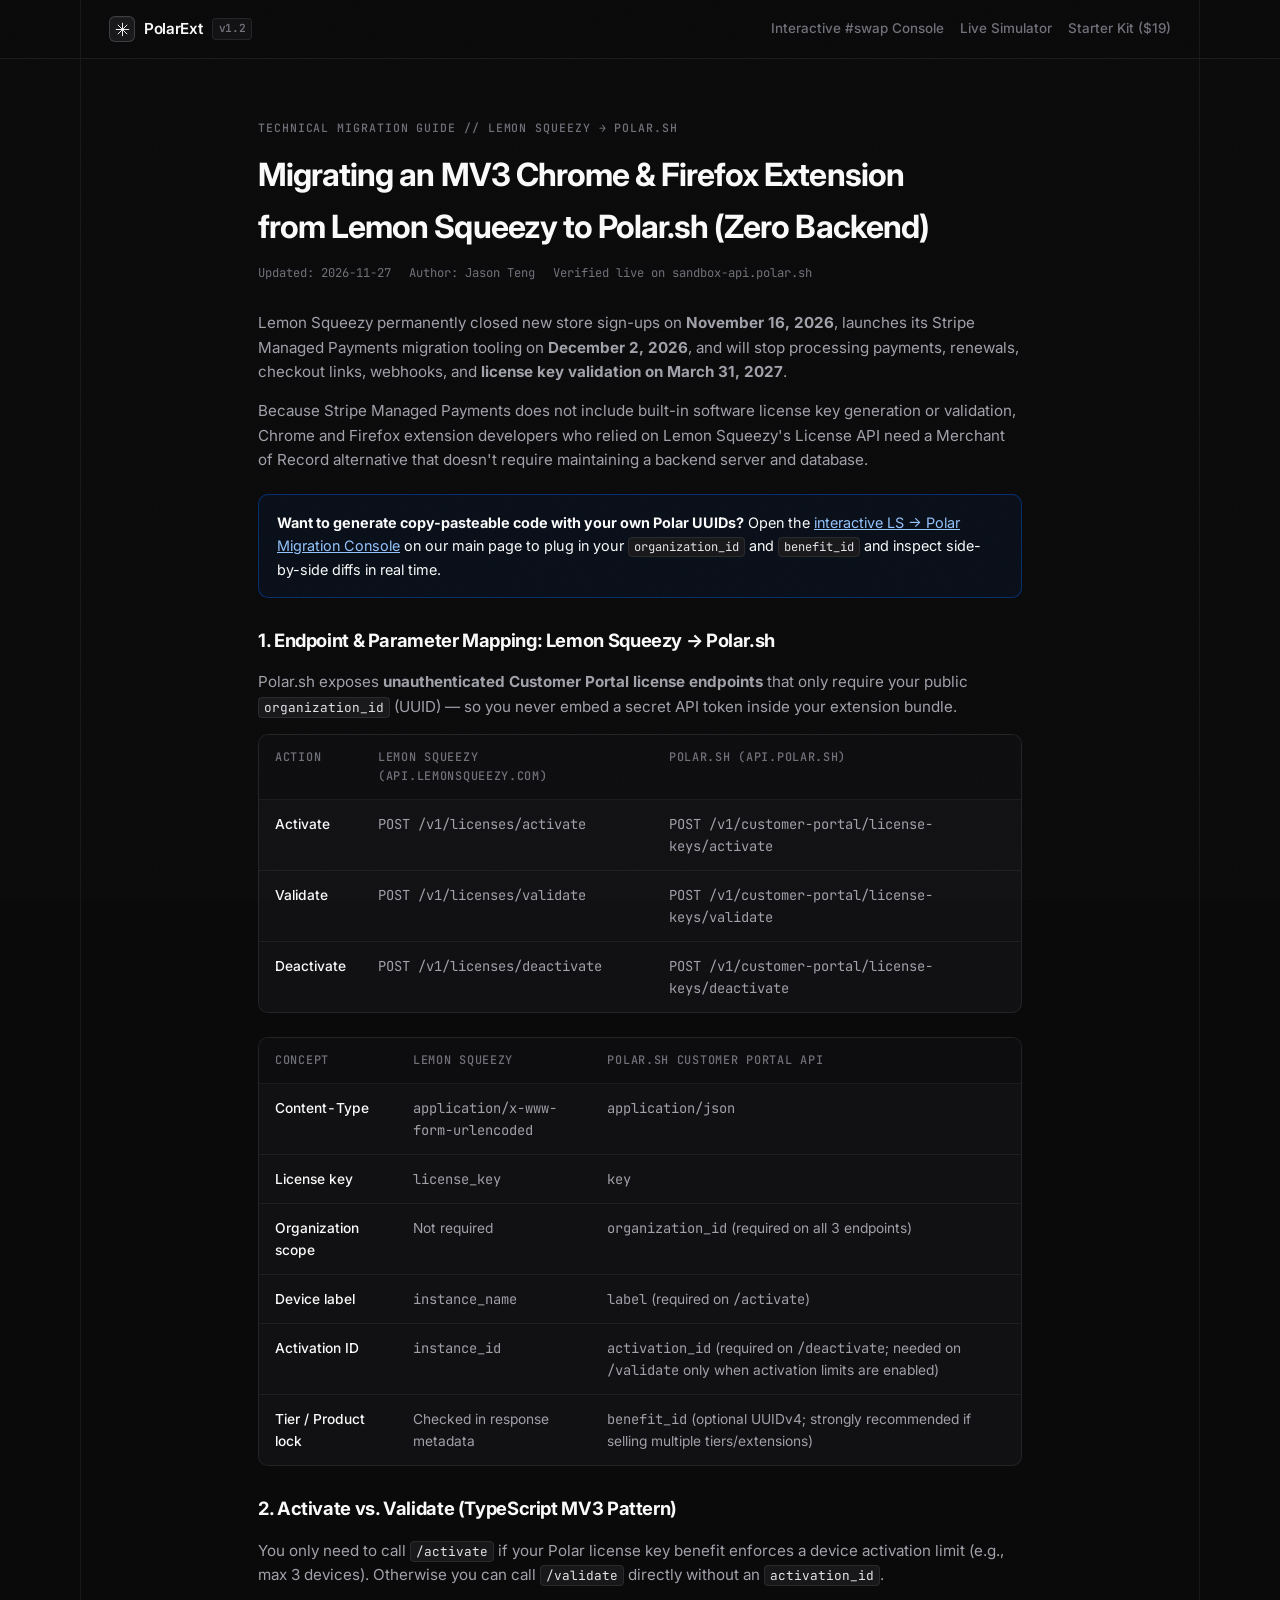
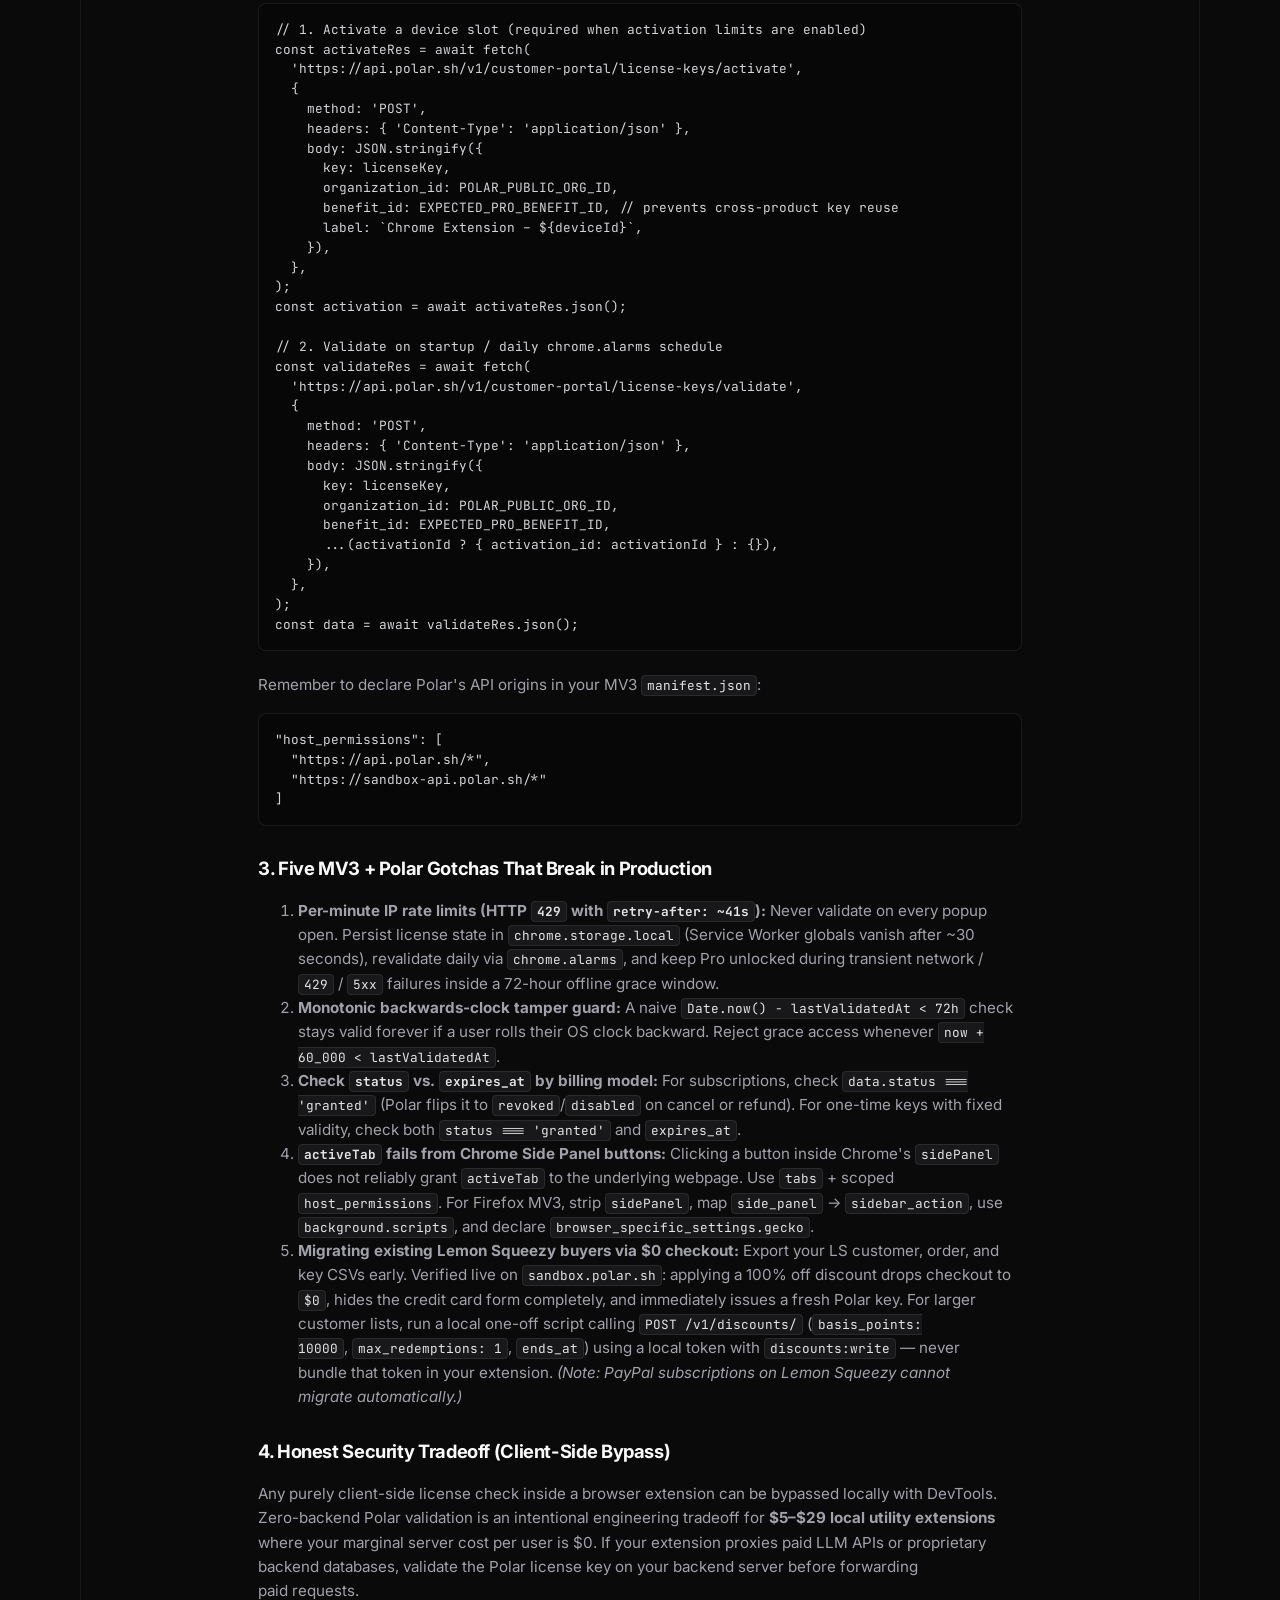
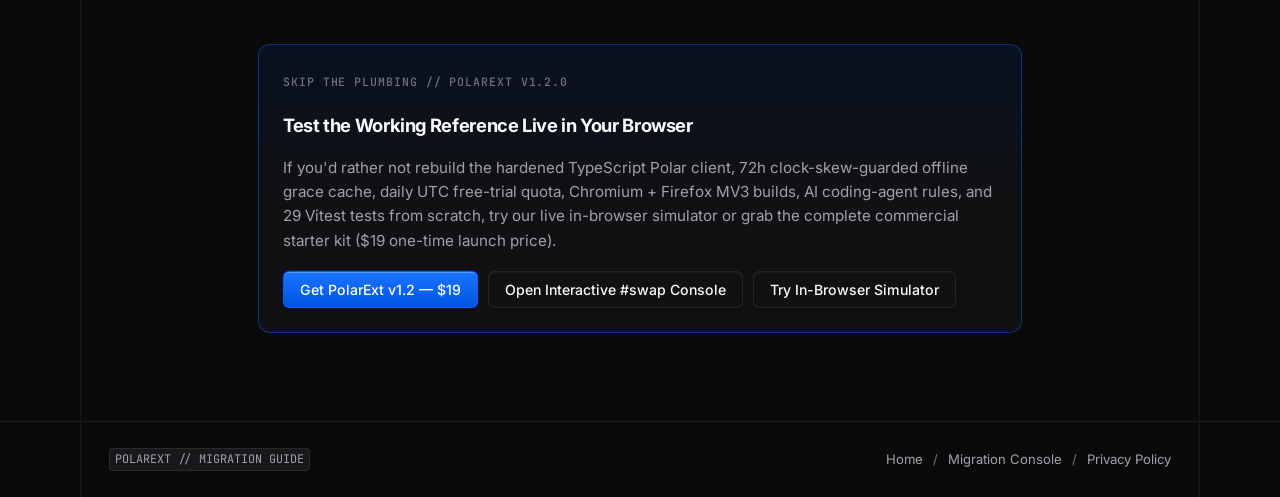
<file: lemon-squeezy-to-polar-migration.html>
<!doctype html>
<html lang="en">
  <head>
    <meta charset="UTF-8" />
    <meta name="viewport" content="width=device-width, initial-scale=1.0, viewport-fit=cover" />
    <meta name="color-scheme" content="dark" />
    <title>Migrating a Chrome &amp; Firefox MV3 Extension from Lemon Squeezy to Polar.sh (Zero Backend Guide)</title>
    <meta
      name="description"
      content="Exact Lemon Squeezy to Polar.sh License API endpoint mapping, Manifest V3 Service Worker gotchas, 72h offline grace + clock-skew guard, and $0 checkout migration before March 31, 2027."
    />
    <meta name="author" content="Jason Teng" />
    <link
      rel="canonical"
      href="https://jas845323.github.io/polarext/lemon-squeezy-to-polar-migration.html"
    />
    <link rel="icon" type="image/png" href="./favicon.png" />

    <!-- OpenGraph / X Card -->
    <meta property="og:type" content="article" />
    <meta
      property="og:url"
      content="https://jas845323.github.io/polarext/lemon-squeezy-to-polar-migration.html"
    />
    <meta
      property="og:title"
      content="Migrating an MV3 Chrome/Firefox Extension from Lemon Squeezy to Polar.sh"
    />
    <meta
      property="og:description"
      content="Zero-backend License API mapping, rate-limit safe chrome.alarms, benefit_id tier locks, and verified $0 checkout key re-issuance."
    />
    <meta
      property="og:image"
      content="https://jas845323.github.io/polarext/og-card.png?v=3"
    />
    <meta property="og:image:width" content="1200" />
    <meta property="og:image:height" content="630" />
    <meta name="twitter:card" content="summary_large_image" />
    <meta
      name="twitter:title"
      content="Lemon Squeezy → Polar.sh Migration Guide for MV3 Extensions"
    />
    <meta
      name="twitter:description"
      content="Exact API endpoint/payload mapping, MV3 gotchas, and interactive LS → Polar diff console."
    />
    <meta
      name="twitter:image"
      content="https://jas845323.github.io/polarext/og-card.png?v=3"
    />

    <!-- Structured Data: TechArticle + FAQPage -->
    <script type="application/ld+json">
      {
        "@context": "https://schema.org",
        "@graph": [
          {
            "@type": "TechArticle",
            "headline": "Migrating a Chrome & Firefox MV3 Extension from Lemon Squeezy to Polar.sh (Zero Backend Guide)",
            "description": "Exact Lemon Squeezy to Polar.sh License API endpoint mapping, Manifest V3 Service Worker gotchas, 72h offline grace + clock-skew guard, and $0 checkout migration.",
            "datePublished": "2026-11-27",
            "dateModified": "2026-11-27",
            "author": {
              "@type": "Person",
              "name": "Jason Teng",
              "url": "https://github.com/JAS845323"
            },
            "mainEntityOfPage": "https://jas845323.github.io/polarext/lemon-squeezy-to-polar-migration.html",
            "image": "https://jas845323.github.io/polarext/og-card.png?v=3",
            "proficiencyLevel": "Intermediate",
            "dependencies": "Chrome Manifest V3, Firefox Manifest V3, Polar.sh Customer Portal API"
          },
          {
            "@type": "FAQPage",
            "mainEntity": [
              {
                "@type": "Question",
                "name": "When does Lemon Squeezy stop validating license keys?",
                "acceptedAnswer": {
                  "@type": "Answer",
                  "text": "Lemon Squeezy closed new store sign-ups on November 16, 2026, launches its Stripe Managed Payments migration tooling on December 2, 2026 (without built-in license keys), and stops processing payments, renewals, and license key validation on March 31, 2027."
                }
              },
              {
                "@type": "Question",
                "name": "Does Polar.sh require a backend server to validate browser extension license keys?",
                "acceptedAnswer": {
                  "@type": "Answer",
                  "text": "No. Polar.sh provides unauthenticated Customer Portal endpoints (/v1/customer-portal/license-keys/activate, /validate, and /deactivate) that only require your public organization_id UUID and optional benefit_id."
                }
              },
              {
                "@type": "Question",
                "name": "How can I migrate existing Lemon Squeezy buyers to Polar.sh without a backend?",
                "acceptedAnswer": {
                  "@type": "Answer",
                  "text": "Export your Lemon Squeezy customer and order CSVs, then generate single-use 100% off discount codes via POST /v1/discounts/ (basis_points: 10000, max_redemptions: 1) from a local script. On Polar checkout, a $0 total hides the card form and immediately grants a new Polar license key."
                }
              }
            ]
          }
        ]
      }
    </script>

    <link rel="preconnect" href="https://fonts.googleapis.com" />
    <link rel="preconnect" href="https://fonts.gstatic.com" crossorigin />
    <link
      href="https://fonts.googleapis.com/css2?family=Inter:wght@400;500;600&family=JetBrains+Mono:wght@400;500;600&display=swap"
      rel="stylesheet"
    />
    <link rel="stylesheet" href="./styles.css" />
    <style>
      .guide-meta {
        display: flex;
        flex-wrap: wrap;
        gap: 10px 18px;
        margin: 12px 0 28px;
        font-family: var(--font-mono);
        font-size: 0.76rem;
        color: var(--text-muted);
      }
      .guide-callout {
        margin: 22px 0;
        padding: 16px 18px;
        border: 1px solid rgba(0, 98, 255, 0.38);
        border-radius: var(--radius-card);
        background: rgba(0, 98, 255, 0.06);
      }
      .guide-callout p {
        margin: 0;
        color: var(--text-primary);
        font-size: 0.9rem;
      }
      .guide-cta-box {
        margin: 40px 0 12px;
        padding: 24px;
        border: 1px solid rgba(0, 98, 255, 0.45);
        border-radius: var(--radius-console);
        background: linear-gradient(180deg, rgba(0, 98, 255, 0.09) 0%, var(--bg-elevated) 55%);
      }
      .guide-cta-box h2 {
        margin: 8px 0 8px;
      }
      .guide-cta-actions {
        display: flex;
        flex-wrap: wrap;
        gap: 10px;
        margin-top: 18px;
      }
      .policy-doc pre.code-box {
        margin: 14px 0 22px;
      }
      .policy-doc .table-wrap {
        margin: 14px 0 24px;
      }
      .policy-doc h3 {
        margin: 22px 0 8px;
        font-size: 1rem;
        color: var(--text-primary);
      }
    </style>
  </head>
  <body>
    <div class="noise-overlay" aria-hidden="true"></div>

    <header class="site-header">
      <div class="arch-container nav-inner">
        <a href="./index.html" class="brand">
          <span class="brand-mark" aria-hidden="true">
            <svg width="15" height="15" viewBox="0 0 24 24" fill="none" stroke="currentColor" stroke-width="1.5" stroke-linecap="round" stroke-linejoin="round">
              <path d="M12 2v20M2 12h20M4.93 4.93l14.14 14.14M19.07 4.93L4.93 19.07" />
            </svg>
          </span>
          <span class="brand-name">PolarExt</span>
          <span class="brand-tag">v1.2</span>
        </a>
        <nav class="nav-links" aria-label="Primary navigation">
          <a href="./index.html#swap">Interactive #swap Console</a>
          <a href="./index.html#demo">Live Simulator</a>
          <a href="./index.html#pricing">Starter Kit ($19)</a>
        </nav>
      </div>
    </header>

    <main class="arch-shell">
      <article class="arch-container narrow policy-doc">
        <span class="eyebrow">TECHNICAL MIGRATION GUIDE // LEMON SQUEEZY → POLAR.SH</span>
        <h1>Migrating an MV3 Chrome &amp; Firefox Extension from Lemon Squeezy to Polar.sh (Zero Backend)</h1>
        <div class="guide-meta">
          <span>Updated: 2026-11-27</span>
          <span>Author: Jason Teng</span>
          <span>Verified live on sandbox-api.polar.sh</span>
        </div>

        <p>
          Lemon Squeezy permanently closed new store sign-ups on <strong>November 16, 2026</strong>,
          launches its Stripe Managed Payments migration tooling on <strong>December 2, 2026</strong>,
          and will stop processing payments, renewals, checkout links, webhooks, and
          <strong>license key validation on March 31, 2027</strong>.
        </p>
        <p>
          Because Stripe Managed Payments does not include built-in software license key generation
          or validation, Chrome and Firefox extension developers who relied on Lemon Squeezy's
          License API need a Merchant of Record alternative that doesn't require maintaining a
          backend server and database.
        </p>

        <div class="guide-callout">
          <p>
            <strong>Want to generate copy-pasteable code with your own Polar UUIDs?</strong> Open the
            <a href="./index.html#swap" style="color: #93c5fd;">interactive LS → Polar Migration Console</a>
            on our main page to plug in your <code>organization_id</code> and <code>benefit_id</code>
            and inspect side-by-side diffs in real time.
          </p>
        </div>

        <h2>1. Endpoint &amp; Parameter Mapping: Lemon Squeezy → Polar.sh</h2>
        <p>
          Polar.sh exposes <strong>unauthenticated Customer Portal license endpoints</strong> that
          only require your public <code>organization_id</code> (UUID) — so you never embed a secret
          API token inside your extension bundle.
        </p>

        <div class="table-wrap" tabindex="0" role="region" aria-label="Endpoint mapping table">
          <table>
            <thead>
              <tr>
                <th scope="col">Action</th>
                <th scope="col">Lemon Squeezy (api.lemonsqueezy.com)</th>
                <th scope="col">Polar.sh (api.polar.sh)</th>
              </tr>
            </thead>
            <tbody>
              <tr>
                <th scope="row">Activate</th>
                <td><code>POST /v1/licenses/activate</code></td>
                <td><code>POST /v1/customer-portal/license-keys/activate</code></td>
              </tr>
              <tr>
                <th scope="row">Validate</th>
                <td><code>POST /v1/licenses/validate</code></td>
                <td><code>POST /v1/customer-portal/license-keys/validate</code></td>
              </tr>
              <tr>
                <th scope="row">Deactivate</th>
                <td><code>POST /v1/licenses/deactivate</code></td>
                <td><code>POST /v1/customer-portal/license-keys/deactivate</code></td>
              </tr>
            </tbody>
          </table>
        </div>

        <div class="table-wrap" tabindex="0" role="region" aria-label="Payload mapping table">
          <table>
            <thead>
              <tr>
                <th scope="col">Concept</th>
                <th scope="col">Lemon Squeezy</th>
                <th scope="col">Polar.sh Customer Portal API</th>
              </tr>
            </thead>
            <tbody>
              <tr>
                <th scope="row">Content-Type</th>
                <td><code>application/x-www-form-urlencoded</code></td>
                <td><code>application/json</code></td>
              </tr>
              <tr>
                <th scope="row">License key</th>
                <td><code>license_key</code></td>
                <td><code>key</code></td>
              </tr>
              <tr>
                <th scope="row">Organization scope</th>
                <td>Not required</td>
                <td><code>organization_id</code> (required on all 3 endpoints)</td>
              </tr>
              <tr>
                <th scope="row">Device label</th>
                <td><code>instance_name</code></td>
                <td><code>label</code> (required on <code>/activate</code>)</td>
              </tr>
              <tr>
                <th scope="row">Activation ID</th>
                <td><code>instance_id</code></td>
                <td><code>activation_id</code> (required on <code>/deactivate</code>; needed on <code>/validate</code> only when activation limits are enabled)</td>
              </tr>
              <tr>
                <th scope="row">Tier / Product lock</th>
                <td>Checked in response metadata</td>
                <td><code>benefit_id</code> (optional UUIDv4; strongly recommended if selling multiple tiers/extensions)</td>
              </tr>
            </tbody>
          </table>
        </div>

        <h2>2. Activate vs. Validate (TypeScript MV3 Pattern)</h2>
        <p>
          You only need to call <code>/activate</code> if your Polar license key benefit enforces a
          device activation limit (e.g., max 3 devices). Otherwise you can call
          <code>/validate</code> directly without an <code>activation_id</code>.
        </p>

        <pre class="code-box"><code>// 1. Activate a device slot (required when activation limits are enabled)
const activateRes = await fetch(
  'https://api.polar.sh/v1/customer-portal/license-keys/activate',
  {
    method: 'POST',
    headers: { 'Content-Type': 'application/json' },
    body: JSON.stringify({
      key: licenseKey,
      organization_id: POLAR_PUBLIC_ORG_ID,
      benefit_id: EXPECTED_PRO_BENEFIT_ID, // prevents cross-product key reuse
      label: `Chrome Extension – ${deviceId}`,
    }),
  },
);
const activation = await activateRes.json();

// 2. Validate on startup / daily chrome.alarms schedule
const validateRes = await fetch(
  'https://api.polar.sh/v1/customer-portal/license-keys/validate',
  {
    method: 'POST',
    headers: { 'Content-Type': 'application/json' },
    body: JSON.stringify({
      key: licenseKey,
      organization_id: POLAR_PUBLIC_ORG_ID,
      benefit_id: EXPECTED_PRO_BENEFIT_ID,
      ...(activationId ? { activation_id: activationId } : {}),
    }),
  },
);
const data = await validateRes.json();</code></pre>

        <p>Remember to declare Polar's API origins in your MV3 <code>manifest.json</code>:</p>
        <pre class="code-box"><code>"host_permissions": [
  "https://api.polar.sh/*",
  "https://sandbox-api.polar.sh/*"
]</code></pre>

        <h2>3. Five MV3 + Polar Gotchas That Break in Production</h2>
        <ol>
          <li>
            <strong>Per-minute IP rate limits (HTTP <code>429</code> with <code>retry-after: ~41s</code>):</strong>
            Never validate on every popup open. Persist license state in
            <code>chrome.storage.local</code> (Service Worker globals vanish after ~30 seconds),
            revalidate daily via <code>chrome.alarms</code>, and keep Pro unlocked during transient
            network / <code>429</code> / <code>5xx</code> failures inside a 72-hour offline grace
            window.
          </li>
          <li>
            <strong>Monotonic backwards-clock tamper guard:</strong>
            A naive <code>Date.now() - lastValidatedAt &lt; 72h</code> check stays valid forever if
            a user rolls their OS clock backward. Reject grace access whenever
            <code>now + 60_000 &lt; lastValidatedAt</code>.
          </li>
          <li>
            <strong>Check <code>status</code> vs. <code>expires_at</code> by billing model:</strong>
            For subscriptions, check <code>data.status === 'granted'</code> (Polar flips it to
            <code>revoked</code>/<code>disabled</code> on cancel or refund). For one-time keys with
            fixed validity, check both <code>status === 'granted'</code> and <code>expires_at</code>.
          </li>
          <li>
            <strong><code>activeTab</code> fails from Chrome Side Panel buttons:</strong>
            Clicking a button inside Chrome's <code>sidePanel</code> does not reliably grant
            <code>activeTab</code> to the underlying webpage. Use <code>tabs</code> + scoped
            <code>host_permissions</code>. For Firefox MV3, strip <code>sidePanel</code>, map
            <code>side_panel</code> → <code>sidebar_action</code>, use
            <code>background.scripts</code>, and declare <code>browser_specific_settings.gecko</code>.
          </li>
          <li>
            <strong>Migrating existing Lemon Squeezy buyers via $0 checkout:</strong>
            Export your LS customer, order, and key CSVs early. Verified live on
            <code>sandbox.polar.sh</code>: applying a 100% off discount drops checkout to
            <code>$0</code>, hides the credit card form completely, and immediately issues a fresh
            Polar key. For larger customer lists, run a local one-off script calling
            <code>POST /v1/discounts/</code> (<code>basis_points: 10000</code>,
            <code>max_redemptions: 1</code>, <code>ends_at</code>) using a local token with
            <code>discounts:write</code> — never bundle that token in your extension.
            <em>(Note: PayPal subscriptions on Lemon Squeezy cannot migrate automatically.)</em>
          </li>
        </ol>

        <h2>4. Honest Security Tradeoff (Client-Side Bypass)</h2>
        <p>
          Any purely client-side license check inside a browser extension can be bypassed locally
          with DevTools. Zero-backend Polar validation is an intentional engineering tradeoff for
          <strong>$5–$29 local utility extensions</strong> where your marginal server cost per user
          is $0. If your extension proxies paid LLM APIs or proprietary backend databases, validate
          the Polar license key on your backend server before forwarding paid requests.
        </p>

        <section class="guide-cta-box" aria-label="PolarExt starter kit call to action">
          <span class="eyebrow">SKIP THE PLUMBING // POLAREXT v1.2.0</span>
          <h2>Test the Working Reference Live in Your Browser</h2>
          <p>
            If you'd rather not rebuild the hardened TypeScript Polar client, 72h clock-skew-guarded
            offline grace cache, daily UTC free-trial quota, Chromium + Firefox MV3 builds, AI
            coding-agent rules, and 29 Vitest tests from scratch, try our live in-browser simulator
            or grab the complete commercial starter kit ($19 one-time launch price).
          </p>
          <div class="guide-cta-actions">
            <a
              href="https://buy.polar.sh/polar_cl_JOUtaxug7idO6T32vNYuAYgL67hf6MvtT37IR3iRD2N?utm_source=seo&amp;utm_medium=migration_guide&amp;utm_campaign=ls_sunset"
              class="btn btn-primary"
            >
              Get PolarExt v1.2 — $19
            </a>
            <a href="./index.html#swap" class="btn btn-secondary">
              Open Interactive #swap Console
            </a>
            <a href="./index.html#demo" class="btn btn-secondary">
              Try In-Browser Simulator
            </a>
          </div>
        </section>
      </article>
    </main>

    <footer class="site-footer">
      <div class="arch-container footer-inner">
        <p class="footer-brand"><code>POLAREXT // MIGRATION GUIDE</code></p>
        <p class="footer-links">
          <a href="./index.html">Home</a>
          <span aria-hidden="true">/</span>
          <a href="./index.html#swap">Migration Console</a>
          <span aria-hidden="true">/</span>
          <a href="./privacy.html">Privacy Policy</a>
        </p>
      </div>
    </footer>
  </body>
</html>
</file>
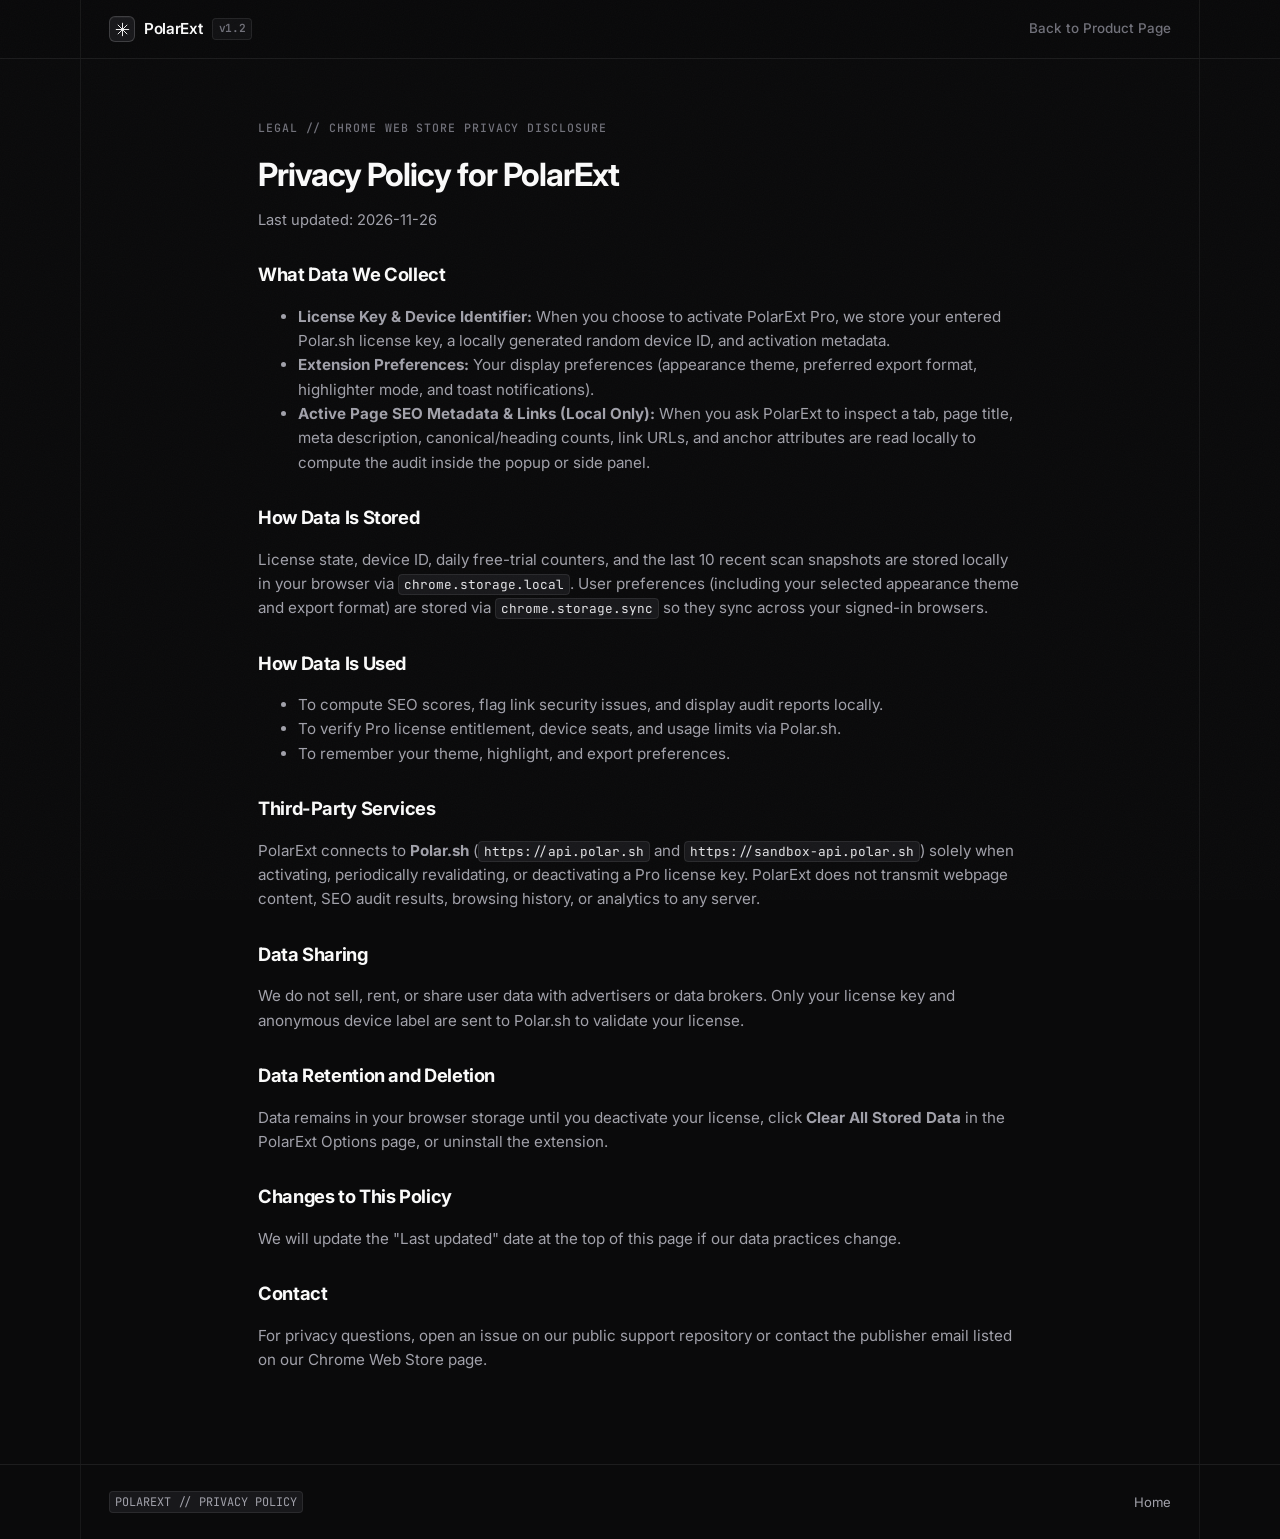
<file: privacy.html>
<!doctype html>
<html lang="en">
  <head>
    <meta charset="UTF-8" />
    <meta name="viewport" content="width=device-width, initial-scale=1.0" />
    <meta name="color-scheme" content="dark" />
    <title>Privacy Policy — PolarExt</title>
    <link rel="icon" type="image/png" href="./favicon.png" />
    <link rel="preconnect" href="https://fonts.googleapis.com" />
    <link rel="preconnect" href="https://fonts.gstatic.com" crossorigin />
    <link
      href="https://fonts.googleapis.com/css2?family=Inter:wght@400;500;600&family=JetBrains+Mono:wght@400;500;600&display=swap"
      rel="stylesheet"
    />
    <link rel="stylesheet" href="./styles.css" />
  </head>
  <body>
    <div class="noise-overlay" aria-hidden="true"></div>

    <header class="site-header">
      <div class="arch-container nav-inner">
        <a href="./index.html" class="brand">
          <span class="brand-mark" aria-hidden="true">
            <svg width="15" height="15" viewBox="0 0 24 24" fill="none" stroke="currentColor" stroke-width="1.5" stroke-linecap="round" stroke-linejoin="round">
              <path d="M12 2v20M2 12h20M4.93 4.93l14.14 14.14M19.07 4.93L4.93 19.07" />
            </svg>
          </span>
          <span class="brand-name">PolarExt</span>
          <span class="brand-tag">v1.2</span>
        </a>
        <nav class="nav-links" aria-label="Primary navigation">
          <a href="./index.html">Back to Product Page</a>
        </nav>
      </div>
    </header>

    <main class="arch-shell">
      <div class="arch-container narrow policy-doc">
        <span class="eyebrow">LEGAL // CHROME WEB STORE PRIVACY DISCLOSURE</span>
        <h1>Privacy Policy for PolarExt</h1>
        <p class="section-lead">Last updated: 2026-11-26</p>

        <h2>What Data We Collect</h2>
        <ul>
          <li>
            <strong>License Key &amp; Device Identifier:</strong> When you choose to activate
            PolarExt Pro, we store your entered Polar.sh license key, a locally generated random
            device ID, and activation metadata.
          </li>
          <li>
            <strong>Extension Preferences:</strong> Your display preferences (appearance theme,
            preferred export format, highlighter mode, and toast notifications).
          </li>
          <li>
            <strong>Active Page SEO Metadata &amp; Links (Local Only):</strong> When you ask
            PolarExt to inspect a tab, page title, meta description, canonical/heading counts, link
            URLs, and anchor attributes are read locally to compute the audit inside the popup or
            side panel.
          </li>
        </ul>

        <h2>How Data Is Stored</h2>
        <p>
          License state, device ID, daily free-trial counters, and the last 10 recent scan snapshots
          are stored locally in your browser via <code>chrome.storage.local</code>. User preferences
          (including your selected appearance theme and export format) are stored via
          <code>chrome.storage.sync</code> so they sync across your signed-in browsers.
        </p>

        <h2>How Data Is Used</h2>
        <ul>
          <li>To compute SEO scores, flag link security issues, and display audit reports locally.</li>
          <li>To verify Pro license entitlement, device seats, and usage limits via Polar.sh.</li>
          <li>To remember your theme, highlight, and export preferences.</li>
        </ul>

        <h2>Third-Party Services</h2>
        <p>
          PolarExt connects to <strong>Polar.sh</strong> (<code>https://api.polar.sh</code> and
          <code>https://sandbox-api.polar.sh</code>) solely when activating, periodically
          revalidating, or deactivating a Pro license key. PolarExt does not transmit webpage
          content, SEO audit results, browsing history, or analytics to any server.
        </p>

        <h2>Data Sharing</h2>
        <p>
          We do not sell, rent, or share user data with advertisers or data brokers. Only your
          license key and anonymous device label are sent to Polar.sh to validate your license.
        </p>

        <h2>Data Retention and Deletion</h2>
        <p>
          Data remains in your browser storage until you deactivate your license, click
          <strong>Clear All Stored Data</strong> in the PolarExt Options page, or uninstall the
          extension.
        </p>

        <h2>Changes to This Policy</h2>
        <p>
          We will update the "Last updated" date at the top of this page if our data practices
          change.
        </p>

        <h2>Contact</h2>
        <p>
          For privacy questions, open an issue on our public support repository or contact the
          publisher email listed on our Chrome Web Store page.
        </p>
      </div>
    </main>

    <footer class="site-footer">
      <div class="arch-container footer-inner">
        <p class="footer-brand"><code>POLAREXT // PRIVACY POLICY</code></p>
        <p class="footer-links"><a href="./index.html">Home</a></p>
      </div>
    </footer>
  </body>
</html>
</file>
<file: styles.css>
:root {
  /* Architectural Zinc Neutral Surfaces */
  --bg-canvas: #0a0a0b;
  --bg-elevated: #111113;
  --bg-interactive: #18181b;
  --bg-code: #070708;

  /* Precision Hairlines & Structural Framing */
  --border-grid: rgba(255, 255, 255, 0.06);
  --border-hairline: rgba(255, 255, 255, 0.08);
  --border-hover: rgba(255, 255, 255, 0.16);
  --bevel-inner: rgba(255, 255, 255, 0.045);

  /* Optical Typography Hierarchy */
  --text-primary: #fafafa;
  --text-secondary: #a1a1aa;
  --text-muted: #71717a;

  /* Single Controlled Brand Accent — Polar Blue */
  --accent-polar: #0062ff;
  --accent-polar-top: #1a73ff;
  --accent-polar-bottom: #0055e0;
  --accent-ring: rgba(0, 98, 255, 0.24);
  --accent-subtle: rgba(0, 98, 255, 0.12);

  /* Diff & Telemetry Semantic Tokens (Muted, Non-Neon) */
  --status-ok: #10b981;
  --status-ok-bg: rgba(16, 185, 129, 0.1);
  --status-warn: #f59e0b;
  --status-warn-bg: rgba(245, 158, 11, 0.1);
  --status-err: #f43f5e;
  --status-err-bg: rgba(244, 63, 94, 0.1);
  --diff-del-line: rgba(244, 63, 94, 0.08);
  --diff-del-bar: rgba(244, 63, 94, 0.55);
  --diff-add-line: rgba(0, 98, 255, 0.1);
  --diff-add-bar: #0062ff;

  /* Typography Stacks */
  --font-sans: "Geist", "Inter", "Noto Sans TC", -apple-system, BlinkMacSystemFont, system-ui, sans-serif;
  --font-mono: "Geist Mono", "JetBrains Mono", ui-monospace, SFMono-Regular, Menlo, Consolas, monospace;

  /* Radii Constraints (Strict 6px–12px) */
  --radius-control: 6px;
  --radius-input: 7px;
  --radius-card: 10px;
  --radius-console: 12px;

  /* Choreographed Deceleration Curve */
  --ease-out-expo: cubic-bezier(0.22, 1, 0.36, 1);

  /* Adaptive Minimum Target Size (24px mouse / 44px touch) */
  --target-size: 24px;

  color-scheme: dark;
  accent-color: var(--accent-polar);
  scrollbar-color: #3f3f46 #0a0a0b;
}

@media (pointer: coarse) {
  :root {
    --target-size: 44px;
  }
}

*,
*::before,
*::after {
  box-sizing: border-box;
}

html {
  scroll-behavior: smooth;
  scroll-padding-top: calc(4.25rem + env(safe-area-inset-top, 0px));
  background-color: var(--bg-canvas);
}

@media (prefers-reduced-motion: reduce) {
  html {
    scroll-behavior: auto;
  }
}

body {
  margin: 0;
  min-height: 100dvh;
  font-family: var(--font-sans);
  font-size: 0.95rem;
  line-height: 1.6;
  background-color: var(--bg-canvas);
  color: var(--text-primary);
  overflow-wrap: break-word;
  -webkit-font-smoothing: antialiased;
  text-rendering: optimizeLegibility;
}

h1,
h2,
h3 {
  text-wrap: balance;
}

p,
li {
  text-wrap: pretty;
}

img,
video {
  max-inline-size: 100%;
  block-size: auto;
}

:where(a, code) {
  overflow-wrap: anywhere;
}

pre code {
  overflow-wrap: normal;
  white-space: pre;
}

:where(button, select, textarea, input:not([type="checkbox"], [type="radio"]), [role="button"], nav a) {
  min-block-size: var(--target-size);
  min-inline-size: var(--target-size);
}

:where([role="button"], nav a) {
  display: inline-flex;
  align-items: center;
}

code,
pre,
kbd,
.mono-note,
.eyebrow,
.brand-tag {
  font-family: var(--font-mono);
  font-variant-numeric: tabular-nums;
}

/* 2.5% SVG Fractal Noise Overlay to Eliminate Flat Digital Plasticity */
.noise-overlay {
  position: fixed;
  inset: 0;
  z-index: 40;
  pointer-events: none;
  opacity: 0.025;
  background-image: url("data:image/svg+xml,%3Csvg xmlns='http://www.w3.org/2000/svg' width='180' height='180'%3E%3Cfilter id='n'%3E%3CfeTurbulence type='fractalNoise' baseFrequency='0.85' numOctaves='3' stitchTiles='stitch'/%3E%3C/filter%3E%3Crect width='180' height='180' filter='url(%23n)'/%3E%3C/svg%3E");
}

/* Architectural Structural Rails (1px Vertical Hairlines + Crosshairs) */
.arch-container {
  max-width: 1120px;
  margin-inline: auto;
  padding-inline: 28px;
}

.arch-container.narrow {
  max-width: 820px;
}

.arch-shell {
  position: relative;
  max-width: 1120px;
  margin-inline: auto;
  border-inline: 1px solid var(--border-grid);
}

.arch-section {
  position: relative;
  padding-block: 76px;
  border-bottom: 1px solid var(--border-grid);
}

@media (max-width: 1140px) {
  .arch-shell {
    border-inline: none;
  }
  .crosshair {
    display: none;
  }
}

@media (max-width: 640px) {
  .arch-container {
    padding-inline: 16px;
  }
  .arch-section {
    padding-block: 44px;
  }
}

.arch-section.section-elevated {
  background-color: rgba(17, 17, 19, 0.55);
}

/* 9px Precision Crosshair Intersection Markers (+) */
.crosshair {
  position: absolute;
  top: -5px;
  width: 9px;
  height: 9px;
  pointer-events: none;
  z-index: 2;
}

.crosshair::before,
.crosshair::after {
  content: "";
  position: absolute;
  background-color: rgba(255, 255, 255, 0.24);
}

.crosshair::before {
  inset: 4px 0 auto 0;
  height: 1px;
}

.crosshair::after {
  inset: 0 auto 0 4px;
  width: 1px;
}

.ch-tl {
  left: -5px;
}

.ch-tr {
  right: -5px;
}

/* Staggered Entrance Reveal (60ms step, 8px translate, respects reduced motion) */
@keyframes arch-reveal {
  from {
    opacity: 0;
    translate: 0 8px;
  }
  to {
    opacity: 1;
    translate: 0 0;
  }
}

.reveal-stagger > * {
  --stagger-step: 0.06s;
  @media (prefers-reduced-motion: no-preference) {
    animation: arch-reveal 0.52s var(--ease-out-expo) both;
  }
}

@supports (animation-delay: calc(sibling-index() * 0.06s)) {
  .reveal-stagger > * {
    @media (prefers-reduced-motion: no-preference) {
      animation-delay: calc(sibling-index() * var(--stagger-step));
    }
  }
}

@supports not (animation-delay: calc(sibling-index() * 0.06s)) {
  .reveal-stagger > *:nth-child(1) { animation-delay: 0.04s; }
  .reveal-stagger > *:nth-child(2) { animation-delay: 0.1s; }
  .reveal-stagger > *:nth-child(3) { animation-delay: 0.16s; }
  .reveal-stagger > *:nth-child(4) { animation-delay: 0.22s; }
  .reveal-stagger > *:nth-child(5) { animation-delay: 0.28s; }
  .reveal-stagger > *:nth-child(6) { animation-delay: 0.34s; }
}

/* Header Navigation (Single-Tree Responsive Popover -> Inline Row) */
.site-header {
  position: sticky;
  top: 0;
  z-index: 30;
  border-bottom: 1px solid var(--border-hairline);
  background: rgba(10, 10, 11, 0.88);
  backdrop-filter: blur(12px);
  padding-block-start: env(safe-area-inset-top, 0px);
}

.site-header.is-measuring * {
  transition: none !important;
}

.nav-inner {
  display: flex;
  align-items: center;
  justify-content: space-between;
  gap: 16px;
  min-block-size: 58px;
  border-inline: 1px solid var(--border-grid);
}

@media (max-width: 1140px) {
  .nav-inner {
    border-inline: none;
  }
}

.nav-inner > * {
  flex-shrink: 0;
  white-space: nowrap;
}

.brand {
  display: inline-flex;
  align-items: center;
  gap: 9px;
  color: var(--text-primary);
  text-decoration: none;
  font-weight: 600;
  letter-spacing: -0.02em;
}

.brand-mark {
  display: inline-grid;
  place-items: center;
  width: 26px;
  height: 26px;
  border-radius: 6px;
  background: var(--bg-interactive);
  border: 1px solid var(--border-hover);
  box-shadow: inset 0 1px 0 var(--bevel-inner);
  color: var(--text-primary);
}

.brand-tag {
  font-size: 0.7rem;
  padding: 1px 6px;
  border-radius: 4px;
  background: var(--bg-elevated);
  border: 1px solid var(--border-hairline);
  color: var(--text-muted);
}

.site-nav {
  display: flex;
  align-items: center;
}

.menu-button {
  anchor-name: --menu-button;
  display: inline-flex;
  align-items: center;
  gap: 7px;
  padding: 6px 12px;
  border-radius: var(--radius-control);
  border: 1px solid var(--border-hairline);
  background: var(--bg-elevated);
  color: var(--text-primary);
  font-family: var(--font-sans);
  font-size: 0.84rem;
  font-weight: 500;
  cursor: pointer;
  box-shadow: inset 0 1px 0 var(--bevel-inner);
}

.menu-button:hover {
  background: var(--bg-interactive);
  border-color: var(--border-hover);
}

/* Collapsed Mobile Popover Navigation */
.site-menu {
  list-style: none;
  margin: 0;
  padding: 8px;
  position: fixed;
  inset: auto;
  inset-block-start: calc(4rem + env(safe-area-inset-top, 0px));
  inset-block-start: anchor(--menu-button bottom);
  inset-inline-end: max(16px, env(safe-area-inset-right, 0px));
  inline-size: min(82dvw, 19rem);
  max-inline-size: calc(100dvw - 2rem);
  block-size: fit-content;
  max-block-size: calc(100dvh - 5.5rem);
  margin-block-start: 0.5rem;
  overflow: auto;
  border-radius: var(--radius-card);
  border: 1px solid var(--border-hover);
  background: #121215;
  color: var(--text-primary);
  box-shadow:
    inset 0 1px 0 var(--bevel-inner),
    0 20px 44px rgba(0, 0, 0, 0.78);
}

.site-menu[popover] {
  opacity: 0;
  translate: 0 -6px;
  transition:
    opacity 180ms var(--ease-out-expo),
    translate 180ms var(--ease-out-expo),
    display 180ms var(--ease-out-expo),
    overlay 180ms var(--ease-out-expo);
  transition-behavior: allow-discrete;
}

@media (prefers-reduced-motion: reduce) {
  .site-menu[popover] {
    translate: 0 0;
    transition: opacity 100ms linear;
  }
}

.site-menu[popover]:is(:popover-open, .\:popover-open) {
  display: grid;
  gap: 2px;
  opacity: 1;
  translate: 0 0;
}

@starting-style {
  .site-menu[popover]:is(:popover-open, .\:popover-open) {
    opacity: 0;
    translate: 0 -6px;
  }
}

.site-menu li a:not(.btn) {
  display: flex;
  align-items: center;
  padding: 8px 12px;
  border-radius: 6px;
  color: var(--text-secondary);
  text-decoration: none;
  font-size: 0.88rem;
  font-weight: 500;
  transition:
    background-color 160ms var(--ease-out-expo),
    color 160ms var(--ease-out-expo);
}

.site-menu li a:not(.btn):hover,
.site-menu li a:not(.btn):focus-visible {
  background: var(--bg-interactive);
  color: var(--text-primary);
}

.site-menu .menu-cta-item {
  margin-top: 6px;
  padding-top: 8px;
  border-top: 1px solid var(--border-grid);
}

.site-menu .menu-cta-item .btn {
  width: 100%;
}

/* Wide Inline Desktop Layout */
.site-header.is-wide .menu-button {
  display: none;
}

.site-header.is-wide .site-menu {
  position: static;
  display: flex;
  align-items: center;
  gap: 6px;
  inline-size: auto;
  max-inline-size: none;
  block-size: auto;
  max-block-size: none;
  overflow: visible;
  margin: 0;
  padding: 0;
  border: 0;
  background: transparent;
  box-shadow: none;
  opacity: 1;
  translate: none;
}

.site-header.is-wide .site-menu::backdrop {
  display: none;
}

.site-header.is-wide .site-menu li a:not(.btn) {
  padding: 6px 10px;
  font-size: 0.84rem;
  color: var(--text-muted);
}

.site-header.is-wide .site-menu li a:not(.btn):hover,
.site-header.is-wide .site-menu li a:not(.btn):focus-visible {
  background: transparent;
  color: var(--text-primary);
}

.site-header.is-wide .site-menu .menu-cta-item {
  margin-top: 0;
  margin-left: 10px;
  padding-top: 0;
  border-top: 0;
}

.site-header.is-wide .site-menu .menu-cta-item .btn {
  width: auto;
}

/* Simple fallback nav links (privacy.html) */
.nav-links {
  display: flex;
  align-items: center;
  gap: 16px;
}

.nav-links a {
  color: var(--text-muted);
  text-decoration: none;
  font-size: 0.84rem;
  font-weight: 500;
}

.nav-links a:hover {
  color: var(--text-primary);
}

/* Editorial Typography & Section Headers */
.eyebrow {
  display: inline-block;
  font-size: 0.72rem;
  font-weight: 500;
  text-transform: uppercase;
  letter-spacing: 0.08em;
  color: var(--text-muted);
  margin-bottom: 12px;
}

.hero {
  padding-block: 84px 68px;
}

.hero-layout {
  max-width: 960px;
  margin-inline: 0;
}

.hero h1 {
  font-size: clamp(1.95rem, 4.5vw, 3.45rem);
  font-weight: 600;
  letter-spacing: -0.04em;
  line-height: 1.07;
  margin: 0 0 20px;
  color: var(--text-primary);
}

.hero-sub {
  max-width: 680px;
  margin: 0 0 26px;
  font-size: 1rem;
  line-height: 1.65;
  color: var(--text-secondary);
}

.hero-actions {
  display: flex;
  flex-wrap: wrap;
  align-items: center;
  gap: 10px;
}

@media (max-width: 640px) {
  .hero {
    padding-block: 38px 34px;
  }
  .hero h1 {
    font-size: clamp(1.75rem, 7.6vw, 2.3rem);
    line-height: 1.12;
  }
  .hero-sub {
    font-size: 0.94rem;
  }
  .hero-actions {
    flex-direction: column;
    align-items: stretch;
  }
  .hero-actions .btn {
    width: 100%;
  }
}

.hero-meta {
  margin: 14px 0 0;
  font-family: var(--font-mono);
  font-size: 0.76rem;
  color: var(--text-muted);
  font-variant-numeric: tabular-nums;
}

.section-head-split {
  display: grid;
  grid-template-columns: minmax(0, 1.25fr) minmax(0, 1fr);
  gap: 28px;
  align-items: end;
  margin-bottom: 34px;
}

@media (max-width: 780px) {
  .section-head-split {
    grid-template-columns: 1fr;
    gap: 10px;
  }
}

.arch-section h2 {
  font-size: clamp(1.45rem, 2.6vw, 2rem);
  font-weight: 600;
  letter-spacing: -0.03em;
  line-height: 1.15;
  margin: 0;
  color: var(--text-primary);
}

.section-lead {
  margin: 0;
  font-size: 0.92rem;
  color: var(--text-secondary);
}

.section-lead code,
p code,
li code {
  font-size: 0.84em;
  padding: 1px 5px;
  border-radius: 4px;
  background: var(--bg-interactive);
  border: 1px solid var(--border-hairline);
  color: #e4e4e7;
}

/* Tactile Buttons (6px–7px Radius + Specular Top Highlight + Press Scale) */
.btn {
  display: inline-flex;
  align-items: center;
  justify-content: center;
  gap: 8px;
  padding: 9px 16px;
  border-radius: var(--radius-control);
  font-family: var(--font-sans);
  font-weight: 500;
  font-size: 0.88rem;
  line-height: 1.25;
  text-decoration: none;
  cursor: pointer;
  border: 1px solid var(--border-hairline);
  background: var(--bg-elevated);
  color: var(--text-primary);
  box-shadow: inset 0 1px 0 var(--bevel-inner), 0 1px 2px rgba(0, 0, 0, 0.45);
  transition:
    background-color 160ms var(--ease-out-expo),
    border-color 160ms var(--ease-out-expo),
    color 160ms var(--ease-out-expo),
    box-shadow 160ms var(--ease-out-expo),
    scale 120ms var(--ease-out-expo);
}

.btn:hover {
  background: var(--bg-interactive);
  border-color: var(--border-hover);
}

.btn:active {
  @media (prefers-reduced-motion: no-preference) {
    scale: 0.98;
  }
}

.btn:focus-visible,
input:focus-visible,
.seg-btn:focus-visible,
.env-btn:focus-visible,
.copy-btn:focus-visible,
.preview-tab:focus-visible,
summary:focus-visible {
  outline: none;
  border-color: var(--accent-polar);
  box-shadow: 0 0 0 3px var(--accent-ring);
}

.btn-primary {
  background: linear-gradient(180deg, var(--accent-polar-top) 0%, var(--accent-polar-bottom) 100%);
  border-color: rgba(0, 98, 255, 0.85);
  color: #ffffff;
  box-shadow:
    inset 0 1px 0 rgba(255, 255, 255, 0.24),
    0 1px 2px rgba(0, 0, 0, 0.55),
    0 0 0 1px rgba(0, 40, 120, 0.5);
}

.btn-primary:hover {
  background: linear-gradient(180deg, #2b7fff 0%, #0062ff 100%);
  border-color: #3b82f6;
}

.btn-secondary {
  background: var(--bg-elevated);
  border-color: var(--border-hairline);
}

.btn-ghost {
  background: transparent;
  border-color: transparent;
  box-shadow: none;
  color: var(--text-secondary);
}

.btn-ghost:hover {
  background: var(--bg-elevated);
  border-color: var(--border-hairline);
  color: var(--text-primary);
}

.btn-sm {
  padding: 6px 12px;
  font-size: 0.8rem;
}

.btn-full {
  width: 100%;
}

.btn[aria-pressed="true"] {
  background: var(--bg-interactive);
  border-color: var(--border-hover);
  color: var(--text-primary);
}

/* Hero Architectural Ledger (Replaces Generic Rounded Pill Boxes) */
.metrics-ledger {
  margin: 44px 0 0;
  display: grid;
  grid-template-columns: repeat(5, minmax(0, 1fr));
  border: 1px solid var(--border-hairline);
  border-radius: var(--radius-card);
  background: var(--bg-elevated);
  box-shadow: inset 0 1px 0 var(--bevel-inner);
  overflow: hidden;
}

@media (max-width: 760px) {
  .metrics-ledger {
    margin-top: 28px;
    grid-template-columns: repeat(2, minmax(0, 1fr));
  }
}

.metric-cell {
  min-width: 0;
  padding: 16px 18px;
  border-right: 1px solid var(--border-grid);
}

.metric-cell:last-child {
  border-right: none;
}

@media (max-width: 760px) {
  .metric-cell {
    padding: 13px 14px;
    border-bottom: 1px solid var(--border-grid);
  }
  .metric-cell:nth-child(2n) {
    border-right: none;
  }
  .metric-cell:last-child {
    grid-column: 1 / -1;
    border-right: none;
    border-bottom: none;
    display: flex;
    align-items: baseline;
    justify-content: space-between;
    gap: 10px;
  }
  .metric-cell:last-child dt {
    margin-bottom: 0;
  }
}

.metric-cell dt {
  font-family: var(--font-mono);
  font-size: 0.68rem;
  letter-spacing: 0.08em;
  color: var(--text-muted);
  margin-bottom: 6px;
}

.metric-cell dd {
  margin: 0;
  font-family: var(--font-mono);
  font-size: 1.12rem;
  font-weight: 600;
  color: var(--text-primary);
  font-variant-numeric: tabular-nums;
}

.metric-cell dd span {
  font-size: 0.76rem;
  font-weight: 400;
  color: var(--text-muted);
  margin-left: 4px;
}

/* ==========================================================================
   FLAGSHIP #SWAP — PRECISION MIGRATION CONSOLE
   ========================================================================== */
.console-frame {
  min-width: 0;
  border: 1px solid var(--border-hairline);
  border-radius: var(--radius-console);
  background: var(--bg-elevated);
  box-shadow:
    inset 0 1px 0 var(--bevel-inner),
    0 18px 40px -20px rgba(0, 0, 0, 0.85);
  overflow: hidden;
}

.console-toolbar {
  display: flex;
  flex-wrap: wrap;
  align-items: center;
  justify-content: space-between;
  gap: 12px;
  padding: 10px 14px;
  background: #0d0d0f;
  border-bottom: 1px solid var(--border-hairline);
}

.console-file-id {
  display: inline-flex;
  align-items: center;
  gap: 8px;
  min-width: 0;
  color: var(--text-secondary);
  font-size: 0.8rem;
}

@media (max-width: 760px) {
  .console-toolbar {
    flex-direction: column;
    align-items: stretch;
    gap: 10px;
    padding: 12px;
  }
  .console-status-group {
    width: 100%;
    justify-content: space-between;
  }
}

.console-file-id code {
  color: var(--text-primary);
  font-size: 0.78rem;
}

.window-dots {
  display: inline-flex;
  gap: 5px;
  margin-right: 4px;
}

.window-dots i {
  width: 8px;
  height: 8px;
  border-radius: 999px;
  background: #27272a;
  border: 1px solid rgba(255, 255, 255, 0.1);
}

/* Segmented Control with Anchor-Positioned Sliding Indicator */
.seg-control {
  position: relative;
  display: inline-flex;
  flex-wrap: nowrap;
  padding: 3px;
  border-radius: 8px;
  background: var(--bg-canvas);
  border: 1px solid var(--border-hairline);
  max-width: 100%;
}

.seg-btn {
  position: relative;
  z-index: 1;
  padding: 5px 11px;
  border: 1px solid transparent;
  border-radius: 6px;
  background: transparent;
  color: var(--text-muted);
  font-family: var(--font-sans);
  font-size: 0.78rem;
  font-weight: 500;
  cursor: pointer;
  white-space: nowrap;
  transition: color 180ms var(--ease-out-expo);
}

@media (max-width: 760px) {
  .seg-control {
    display: grid;
    grid-template-columns: repeat(3, minmax(0, 1fr));
    width: 100%;
  }
  .seg-btn {
    padding: 7px 6px;
    font-size: 0.72rem;
    white-space: normal;
    line-height: 1.25;
    text-align: center;
    justify-content: center;
  }
}

.seg-btn:hover {
  color: var(--text-secondary);
}

.seg-btn[aria-selected="true"] {
  color: var(--text-primary);
  anchor-name: --active-swap-seg;
}

.seg-control::before {
  content: "";
  position: absolute;
  position-anchor: --active-swap-seg;
  inset-block-start: anchor(self-start);
  inset-block-end: anchor(self-end);
  inset-inline-start: anchor(self-start);
  inset-inline-end: anchor(self-end);
  border-radius: 6px;
  background: var(--bg-interactive);
  border: 1px solid var(--border-hover);
  box-shadow: inset 0 1px 0 var(--bevel-inner);
  pointer-events: none;
  @media (prefers-reduced-motion: no-preference) {
    transition: inset 240ms var(--ease-out-expo);
  }
}

@supports not (position-anchor: --active-swap-seg) {
  .seg-control::before {
    content: none;
  }
  .seg-btn[aria-selected="true"] {
    background: var(--bg-interactive);
    border-color: var(--border-hover);
  }
}

.console-status-group {
  display: inline-flex;
  flex-wrap: wrap;
  align-items: center;
  gap: 10px;
}

.env-switch {
  display: inline-flex;
  padding: 2px;
  border-radius: 6px;
  background: var(--bg-canvas);
  border: 1px solid var(--border-hairline);
}

.env-btn {
  padding: 3px 8px;
  border: 1px solid transparent;
  border-radius: 4px;
  background: transparent;
  color: var(--text-muted);
  font-family: var(--font-mono);
  font-size: 0.72rem;
  cursor: pointer;
  transition:
    background-color 160ms var(--ease-out-expo),
    color 160ms var(--ease-out-expo);
}

.env-btn[aria-pressed="true"] {
  background: var(--accent-subtle);
  border-color: rgba(0, 98, 255, 0.45);
  color: #93c5fd;
}

.status-indicator {
  display: inline-flex;
  align-items: center;
  gap: 6px;
  padding: 4px 9px;
  border-radius: 6px;
  background: var(--status-ok-bg);
  border: 1px solid rgba(16, 185, 129, 0.24);
  font-family: var(--font-mono);
  font-size: 0.72rem;
  color: #6ee7b7;
}

@keyframes pulse-calm {
  0%, 100% { opacity: 1; }
  50% { opacity: 0.42; }
}

.status-dot {
  width: 6px;
  height: 6px;
  border-radius: 999px;
  background: var(--status-ok);
  box-shadow: 0 0 0 2px rgba(16, 185, 129, 0.22);
  @media (prefers-reduced-motion: no-preference) {
    animation: pulse-calm 2.2s var(--ease-out-expo) 2;
  }
}

/* Console Live Parameter Inputs */
.console-params {
  display: grid;
  grid-template-columns: minmax(0, 1.3fr) minmax(0, 1.3fr) minmax(120px, 0.55fr);
  gap: 12px;
  padding: 12px 14px;
  background: var(--bg-canvas);
  border-bottom: 1px solid var(--border-hairline);
}

@media (max-width: 780px) {
  .console-params {
    grid-template-columns: 1fr;
  }
}

.param-field label {
  display: block;
  font-family: var(--font-mono);
  font-size: 0.68rem;
  letter-spacing: 0.06em;
  color: var(--text-muted);
  margin-bottom: 5px;
}

.param-field input {
  width: 100%;
  padding: 6px 10px;
  border-radius: var(--radius-input);
  border: 1px solid var(--border-hairline);
  background: var(--bg-elevated);
  color: var(--text-primary);
  font-family: var(--font-mono);
  font-size: 0.78rem;
  font-variant-numeric: tabular-nums;
  transition:
    border-color 160ms var(--ease-out-expo),
    box-shadow 160ms var(--ease-out-expo);
}

.param-field input:hover {
  border-color: var(--border-hover);
}

/* Diff-Inspired Dual Code Panes */
.diff-workbench {
  display: grid;
  grid-template-columns: repeat(2, minmax(0, 1fr));
  background: var(--bg-code);
}

@media (max-width: 900px) {
  .diff-workbench {
    grid-template-columns: 1fr;
  }
}

.diff-pane {
  display: flex;
  flex-direction: column;
  min-width: 0;
}

.diff-pane-legacy {
  border-right: 1px solid var(--border-hairline);
}

@media (max-width: 900px) {
  .diff-pane-legacy {
    border-right: none;
    border-bottom: 1px solid var(--border-hairline);
  }
}

.diff-pane-head {
  display: flex;
  align-items: center;
  justify-content: space-between;
  gap: 10px;
  padding: 9px 14px;
  background: #0c0c0e;
  border-bottom: 1px solid var(--border-grid);
}

@media (max-width: 640px) {
  .diff-pane-head {
    flex-direction: column;
    align-items: flex-start;
    gap: 8px;
    padding: 10px 12px;
  }
  .code-viewport {
    font-size: 0.72rem;
  }
  .diff-line {
    grid-template-columns: 30px 14px minmax(0, 1fr);
    padding-inline: 0 10px;
  }
  .console-footer {
    flex-direction: column;
    align-items: flex-start;
  }
  .console-telemetry {
    flex-direction: column;
    gap: 4px;
  }
}

.diff-pane-title {
  display: flex;
  flex-wrap: wrap;
  align-items: center;
  gap: 8px;
  min-width: 0;
}

.diff-pane-title code {
  font-size: 0.75rem;
  color: var(--text-secondary);
}

.diff-badge {
  font-family: var(--font-mono);
  font-size: 0.66rem;
  font-weight: 600;
  letter-spacing: 0.06em;
  padding: 2px 6px;
  border-radius: 4px;
}

.badge-legacy {
  background: var(--status-warn-bg);
  border: 1px solid rgba(245, 158, 11, 0.28);
  color: #fcd34d;
}

.badge-polar {
  background: var(--accent-subtle);
  border: 1px solid rgba(0, 98, 255, 0.4);
  color: #93c5fd;
}

.diff-meta {
  font-family: var(--font-mono);
  font-size: 0.7rem;
  color: var(--text-muted);
}

/* Copy Button with Smooth Icon Morph (Copy -> Checkmark) */
.copy-btn {
  position: relative;
  display: inline-flex;
  align-items: center;
  gap: 6px;
  padding: 4px 10px;
  border-radius: 6px;
  border: 1px solid var(--border-hairline);
  background: var(--bg-interactive);
  color: var(--text-primary);
  font-family: var(--font-mono);
  font-size: 0.72rem;
  cursor: pointer;
  transition:
    border-color 160ms var(--ease-out-expo),
    background-color 160ms var(--ease-out-expo),
    scale 120ms var(--ease-out-expo);
}

.copy-btn:hover {
  border-color: var(--border-hover);
  background: #222226;
}

.copy-btn:active {
  @media (prefers-reduced-motion: no-preference) {
    scale: 0.97;
  }
}

.copy-btn .icon-copy,
.copy-btn .icon-check {
  transition:
    opacity 180ms var(--ease-out-expo),
    scale 180ms var(--ease-out-expo);
}

.copy-btn .icon-check {
  position: absolute;
  left: 10px;
  opacity: 0;
  scale: 0.7;
  color: var(--status-ok);
}

.copy-btn[data-copied="true"] {
  border-color: rgba(16, 185, 129, 0.45);
  color: #6ee7b7;
}

.copy-btn[data-copied="true"] .icon-copy {
  opacity: 0;
  scale: 0.7;
}

.copy-btn[data-copied="true"] .icon-check {
  opacity: 1;
  scale: 1;
}

/* Line-Numbered Diff Code Viewport */
.code-viewport {
  padding: 12px 0;
  overflow-x: auto;
  font-family: var(--font-mono);
  font-size: 0.78rem;
  line-height: 1.62;
  color: #d4d4d8;
}

.diff-line {
  display: grid;
  grid-template-columns: 38px 18px minmax(0, 1fr);
  padding-inline: 0 14px;
  border-left: 2px solid transparent;
  white-space: pre;
}

.diff-line .ln {
  text-align: right;
  padding-right: 10px;
  color: #52525b;
  user-select: none;
  font-variant-numeric: tabular-nums;
}

.diff-line .sig {
  color: #71717a;
  user-select: none;
}

.diff-line.is-del {
  background: var(--diff-del-line);
  border-left-color: var(--diff-del-bar);
  color: #fecdd3;
}

.diff-line.is-del .sig {
  color: #fb7185;
}

.diff-line.is-add {
  background: var(--diff-add-line);
  border-left-color: var(--diff-add-bar);
  color: #dbeafe;
}

.diff-line.is-add .sig {
  color: #60a5fa;
}

.console-footer {
  display: flex;
  flex-wrap: wrap;
  align-items: center;
  justify-content: space-between;
  gap: 12px;
  padding: 9px 14px;
  background: #0c0c0e;
  border-top: 1px solid var(--border-hairline);
  font-family: var(--font-mono);
  font-size: 0.72rem;
  color: var(--text-muted);
}

.console-telemetry {
  display: flex;
  flex-wrap: wrap;
  gap: 16px;
}

.console-telemetry code {
  color: var(--text-secondary);
}

.console-link {
  display: inline-flex;
  align-items: center;
  gap: 5px;
  color: #93c5fd;
  text-decoration: none;
  transition: color 160ms var(--ease-out-expo);
}

.console-link:hover {
  color: #ffffff;
}

/* Asymmetric Swiss Editorial Grid Below Console (Replaces 3 Equal Cards) */
.swap-editorial-grid {
  margin-top: 32px;
  display: grid;
  grid-template-columns: minmax(0, 0.92fr) minmax(0, 1.28fr);
  gap: 24px;
  align-items: start;
}

@media (max-width: 920px) {
  .swap-editorial-grid {
    grid-template-columns: 1fr;
  }
}

.workflow-ledger {
  border: 1px solid var(--border-hairline);
  border-radius: var(--radius-card);
  background: var(--bg-elevated);
  box-shadow: inset 0 1px 0 var(--bevel-inner);
  overflow: hidden;
}

.ledger-row {
  display: grid;
  grid-template-columns: 36px minmax(0, 1fr);
  gap: 12px;
  padding: 18px 18px;
  border-bottom: 1px solid var(--border-grid);
  transition: background-color 180ms var(--ease-out-expo);
}

.ledger-row:last-child {
  border-bottom: none;
}

.ledger-row:hover {
  background: rgba(24, 24, 27, 0.65);
}

.ledger-idx {
  font-family: var(--font-mono);
  font-size: 0.76rem;
  color: var(--accent-polar);
  font-weight: 600;
  padding-top: 2px;
  font-variant-numeric: tabular-nums;
}

.ledger-row h3 {
  margin: 0 0 5px;
  font-size: 0.96rem;
  font-weight: 600;
  letter-spacing: -0.01em;
}

.ledger-row p {
  margin: 0;
  font-size: 0.85rem;
  color: var(--text-secondary);
}

.surface-inspection {
  border: 1px solid var(--border-hairline);
  border-radius: var(--radius-card);
  background: var(--bg-elevated);
  padding: 18px;
  box-shadow: inset 0 1px 0 var(--bevel-inner);
}

.inspection-head {
  display: flex;
  flex-wrap: wrap;
  align-items: center;
  justify-content: space-between;
  gap: 8px;
  margin-bottom: 14px;
}

.inspection-head .eyebrow {
  margin-bottom: 0;
}

.mono-note {
  font-size: 0.72rem;
  color: var(--text-muted);
}

.gallery-grid {
  display: grid;
  grid-template-columns: repeat(2, minmax(0, 1fr));
  gap: 14px;
}

@media (max-width: 640px) {
  .gallery-grid {
    grid-template-columns: 1fr;
  }
}

.gallery-card {
  margin: 0;
  border: 1px solid var(--border-hairline);
  border-radius: 8px;
  overflow: hidden;
  background: var(--bg-canvas);
  transition: border-color 180ms var(--ease-out-expo);
}

.gallery-card:hover {
  border-color: var(--border-hover);
}

.gallery-card img {
  display: block;
  width: 100%;
  height: auto;
  border-bottom: 1px solid var(--border-hairline);
}

.gallery-card figcaption {
  padding: 10px 12px;
}

.gallery-card figcaption code {
  display: block;
  font-size: 0.7rem;
  color: var(--text-primary);
  margin-bottom: 2px;
}

.gallery-card figcaption span {
  display: block;
  font-size: 0.78rem;
  color: var(--text-muted);
}

/* ==========================================================================
   RUNTIME SIMULATOR
   ========================================================================== */
.sim-shell {
  border: 1px solid var(--border-hairline);
  border-radius: var(--radius-console);
  background: var(--bg-elevated);
  padding: 16px;
  box-shadow: inset 0 1px 0 var(--bevel-inner);
}

.sim-toolbar {
  display: flex;
  flex-wrap: wrap;
  justify-content: space-between;
  gap: 10px;
  padding-bottom: 14px;
  margin-bottom: 16px;
  border-bottom: 1px solid var(--border-hairline);
}

.sim-surface-switch,
.sim-controls {
  display: flex;
  flex-wrap: wrap;
  gap: 8px;
}

.sim-key-actions {
  margin-top: 10px;
}

.sim-grid {
  display: grid;
  grid-template-columns: repeat(auto-fit, minmax(min(100%, 300px), 1fr));
  gap: 16px;
}

.sim-device,
.sim-log {
  min-width: 0;
  border: 1px solid var(--border-hairline);
  border-radius: var(--radius-card);
  padding: 16px;
  background: var(--bg-canvas);
}

.sim-device-head {
  display: flex;
  flex-wrap: wrap;
  align-items: center;
  justify-content: space-between;
  gap: 8px;
  margin-bottom: 12px;
  font-size: 0.88rem;
}

@media (max-width: 640px) {
  .sim-shell {
    padding: 12px;
  }
  .sim-device,
  .sim-log {
    padding: 13px;
  }
  .sim-key-row {
    flex-direction: column;
  }
}

.sim-badges {
  display: inline-flex;
  gap: 6px;
}

.sim-pill {
  padding: 2px 8px;
  border-radius: 5px;
  font-family: var(--font-mono);
  font-size: 0.72rem;
  font-weight: 500;
  background: var(--bg-elevated);
  border: 1px solid var(--border-hairline);
  color: var(--text-muted);
  font-variant-numeric: tabular-nums;
}

.sim-pill.pro {
  background: var(--status-ok-bg);
  border-color: rgba(16, 185, 129, 0.35);
  color: #6ee7b7;
}

.sim-pill.score {
  background: var(--status-warn-bg);
  border-color: rgba(245, 158, 11, 0.32);
  color: #fcd34d;
}

.sim-subtabs {
  display: flex;
  gap: 6px;
  margin-bottom: 12px;
}

.sim-subtab {
  padding: 5px 10px;
  border-radius: 6px;
  border: 1px solid var(--border-hairline);
  background: var(--bg-elevated);
  color: var(--text-muted);
  font-family: var(--font-sans);
  font-size: 0.8rem;
  font-weight: 500;
  cursor: pointer;
  transition:
    background-color 160ms var(--ease-out-expo),
    color 160ms var(--ease-out-expo),
    border-color 160ms var(--ease-out-expo);
}

.sim-subtab[aria-pressed="true"] {
  background: var(--accent-subtle);
  border-color: rgba(0, 98, 255, 0.5);
  color: #93c5fd;
}

.sim-muted {
  color: var(--text-muted);
  font-size: 0.84rem;
  margin: 0 0 10px;
}

.sim-stats {
  display: grid;
  grid-template-columns: repeat(3, minmax(0, 1fr));
  gap: 8px;
  margin: 10px 0;
}

.sim-stats > div {
  background: var(--bg-elevated);
  border: 1px solid var(--border-hairline);
  border-radius: 7px;
  padding: 8px;
  text-align: center;
}

.sim-stats strong {
  display: block;
  font-family: var(--font-mono);
  font-size: 1.08rem;
  font-variant-numeric: tabular-nums;
}

.sim-stats span {
  font-size: 0.74rem;
  color: var(--text-muted);
}

.sim-list {
  margin: 10px 0 0;
  padding-left: 18px;
  font-size: 0.84rem;
  color: var(--text-secondary);
}

.sim-gate {
  border: 1px solid var(--border-hover);
  border-radius: 8px;
  padding: 14px;
  background: var(--bg-elevated);
}

.sim-issue {
  padding: 9px 11px;
  border-radius: 7px;
  border: 1px solid var(--border-hairline);
  border-left-width: 3px;
  background: var(--bg-elevated);
  margin-bottom: 8px;
  font-size: 0.82rem;
}

.sim-issue strong,
.sim-issue span {
  display: block;
}

.sim-issue span {
  color: var(--text-secondary);
}

.sim-issue.err {
  border-left-color: var(--status-err);
}

.sim-issue.warn {
  border-left-color: var(--status-warn);
}

.sim-label {
  display: block;
  font-family: var(--font-mono);
  font-size: 0.75rem;
  color: var(--text-secondary);
  margin-bottom: 6px;
}

.sim-key-row {
  display: flex;
  gap: 8px;
}

.sim-key-row input {
  flex: 1;
  min-width: 0;
  padding: 7px 10px;
  border-radius: var(--radius-input);
  border: 1px solid var(--border-hairline);
  background: var(--bg-elevated);
  color: var(--text-primary);
  font-family: var(--font-mono);
  font-size: 0.8rem;
}

.code-box {
  margin: 0;
  padding: 16px;
  border-radius: 8px;
  border: 1px solid var(--border-hairline);
  background: var(--bg-code);
  color: #d4d4d8;
  overflow-x: auto;
  font-size: 0.8rem;
  line-height: 1.55;
}

.sim-csv-preview {
  margin-top: 8px;
  font-size: 0.74rem;
}

.sim-log-box {
  min-height: 248px;
  max-height: 310px;
  overflow-y: auto;
}

/* ==========================================================================
   MODULAR ARCHITECTURE TABS (Anchor-Positioned Sliding Underline)
   ========================================================================== */
.preview-tabs {
  position: relative;
  display: flex;
  flex-wrap: nowrap;
  overflow-x: auto;
  gap: 4px;
  margin-bottom: 16px;
  border-bottom: 1px solid var(--border-hairline);
}

.preview-tab {
  position: relative;
  flex: none;
  padding: 10px 14px 12px;
  border: 1px solid transparent;
  background: transparent;
  color: var(--text-muted);
  font-family: var(--font-sans);
  font-size: 0.86rem;
  font-weight: 500;
  cursor: pointer;
  transition: color 180ms var(--ease-out-expo);
}

.preview-tab:hover {
  color: var(--text-secondary);
}

.preview-tab[aria-selected="true"] {
  color: var(--text-primary);
  anchor-name: --active-feat-tab;
}

.preview-tabs::before {
  content: "";
  position: absolute;
  position-anchor: --active-feat-tab;
  inset-block-end: 0;
  inset-inline-start: anchor(self-start);
  inset-inline-end: anchor(self-end);
  border-block-end: 2px solid var(--accent-polar);
  pointer-events: none;
  @media (prefers-reduced-motion: no-preference) {
    transition: inset 240ms var(--ease-out-expo);
  }
}

@supports not (position-anchor: --active-feat-tab) {
  .preview-tabs::before {
    content: none;
  }
  .preview-tab[aria-selected="true"] {
    border-block-end: 2px solid var(--accent-polar);
  }
}

.preview-panels {
  display: grid;
}

.preview-panels > [role="tabpanel"] {
  grid-area: 1 / 1;
}

.preview-panel {
  display: grid;
  grid-template-columns: repeat(auto-fit, minmax(min(100%, 290px), 1fr));
  gap: 20px;
  padding: 24px;
  border-radius: var(--radius-card);
  border: 1px solid var(--border-hairline);
  background: var(--bg-elevated);
  box-shadow: inset 0 1px 0 var(--bevel-inner);
}

.preview-panel > * {
  min-width: 0;
}

@media (max-width: 640px) {
  .preview-panel {
    padding: 16px;
    gap: 16px;
  }
  .price-card {
    padding: 20px;
  }
  .faq-header {
    flex-direction: column;
    align-items: flex-start;
  }
  .faq-body {
    padding: 0 14px 14px 16px;
  }
  .footer-inner {
    border-inline: none;
  }
}

.preview-copy h3 {
  margin: 0 0 10px;
  font-size: 1.08rem;
  letter-spacing: -0.02em;
}

.preview-copy p {
  margin: 0 0 14px;
  color: var(--text-secondary);
  font-size: 0.9rem;
}

.preview-copy ul {
  margin: 0;
  padding-left: 18px;
  color: var(--text-secondary);
  font-size: 0.86rem;
}

.preview-copy li {
  margin-bottom: 6px;
}

/* ==========================================================================
   BENCHMARK COMPARISON TABLE (Sticky Headers + Container-Query Mobile Cards)
   ========================================================================== */
.table-wrap {
  overflow: auto;
  max-inline-size: 100%;
  container-type: inline-size;
  border: 1px solid var(--border-hairline);
  border-radius: var(--radius-card);
  background: var(--bg-elevated);
  box-shadow: inset 0 1px 0 var(--bevel-inner);
}

table {
  width: 100%;
  border-collapse: separate;
  border-spacing: 0;
  text-align: left;
  font-variant-numeric: tabular-nums;
}

thead {
  position: sticky;
  inset-block-start: 0;
  z-index: 1;
  background: #0d0d0f;
}

th,
td {
  padding: 13px 16px;
  border-bottom: 1px solid var(--border-grid);
  vertical-align: top;
  font-size: 0.86rem;
}

tbody tr:last-child th,
tbody tr:last-child td {
  border-bottom: none;
}

thead th {
  font-family: var(--font-mono);
  font-size: 0.74rem;
  font-weight: 500;
  text-transform: uppercase;
  letter-spacing: 0.06em;
  color: var(--text-muted);
  background: #0d0d0f;
}

tbody th {
  position: sticky;
  inset-inline-start: 0;
  font-weight: 500;
  color: var(--text-primary);
  background: var(--bg-elevated);
}

tbody td {
  color: var(--text-secondary);
}

.col-highlight {
  background: rgba(0, 98, 255, 0.06);
  color: var(--text-primary);
}

thead th.col-highlight {
  color: #93c5fd;
  background: #0c1426;
}

@container (width < 680px) {
  .compare-table,
  .compare-table thead,
  .compare-table tbody,
  .compare-table tr,
  .compare-table th,
  .compare-table td {
    display: block;
  }

  .compare-table thead {
    display: none;
  }

  .compare-table tr {
    margin: 10px;
    border: 1px solid var(--border-hairline);
    border-radius: 8px;
    overflow: hidden;
  }

  .compare-table tbody th {
    position: sticky;
    inset-block-start: 0;
    z-index: 2;
    background: #0d0d0f;
  }

  .compare-table {
    --label-2: "From Scratch";
    --label-3: "WXT + ExtensionPay";
    --label-4: "$149 Boilerplates";
    --label-5: "PolarExt ($19)";
  }

  .compare-table td::before {
    font-family: var(--font-mono);
    font-size: 0.74rem;
    color: var(--text-muted);
  }

  .compare-table td:nth-child(2)::before { content: var(--label-2) ": "; }
  .compare-table td:nth-child(3)::before { content: var(--label-3) ": "; }
  .compare-table td:nth-child(4)::before { content: var(--label-4) ": "; }
  .compare-table td:nth-child(5)::before {
    content: var(--label-5) ": ";
    color: #93c5fd;
  }
}

/* ==========================================================================
   SINGLE-TIER COMMERCIAL PRICING LEDGER & AUTHOR PROOF STRIP
   ========================================================================== */
.pricing-ledger {
  display: grid;
  grid-template-columns: minmax(0, 0.92fr) minmax(0, 1.28fr);
  border: 1px solid rgba(0, 98, 255, 0.4);
  border-radius: var(--radius-console);
  background: var(--bg-elevated);
  box-shadow: inset 0 1px 0 var(--bevel-inner);
  overflow: hidden;
}

@media (max-width: 820px) {
  .pricing-ledger {
    grid-template-columns: 1fr;
  }
}

.pricing-offer {
  min-width: 0;
  padding: 28px;
  background: linear-gradient(180deg, rgba(0, 98, 255, 0.08) 0%, var(--bg-elevated) 52%);
  border-right: 1px solid var(--border-hairline);
  display: flex;
  flex-direction: column;
}

@media (max-width: 820px) {
  .pricing-offer {
    border-right: none;
    border-bottom: 1px solid var(--border-hairline);
    padding: 22px;
  }
}

.pricing-offer h3 {
  margin: 14px 0 8px;
  font-size: 1.25rem;
  letter-spacing: -0.02em;
}

.price-row {
  display: flex;
  align-items: baseline;
  gap: 10px;
  margin: 4px 0 14px;
}

.price-strike {
  font-family: var(--font-mono);
  font-size: 1.25rem;
  color: var(--text-muted);
  text-decoration-thickness: 1.5px;
  font-variant-numeric: tabular-nums;
}

.price {
  font-family: var(--font-mono);
  font-size: 2.65rem;
  font-weight: 600;
  letter-spacing: -0.04em;
  line-height: 1;
  color: var(--text-primary);
  font-variant-numeric: tabular-nums;
}

.price-note {
  font-family: var(--font-mono);
  font-size: 0.78rem;
  color: var(--text-muted);
}

.offer-copy {
  margin: 0 0 22px;
  font-size: 0.88rem;
  color: var(--text-secondary);
}

.offer-actions {
  display: grid;
  gap: 10px;
}

.offer-footnote {
  margin: 14px 0 0;
  font-family: var(--font-mono);
  font-size: 0.73rem;
  color: var(--text-muted);
}

.pricing-manifest {
  min-width: 0;
  display: flex;
  flex-direction: column;
  background: var(--bg-canvas);
}

.manifest-head {
  display: flex;
  align-items: center;
  justify-content: space-between;
  gap: 10px;
  padding: 12px 22px;
  background: #0d0d0f;
  border-bottom: 1px solid var(--border-hairline);
}

.manifest-head code {
  font-size: 0.72rem;
  color: var(--text-secondary);
}

.manifest-list {
  list-style: none;
  margin: 0;
  padding: 0;
}

.manifest-list li {
  display: grid;
  grid-template-columns: 18px minmax(0, 1fr);
  gap: 12px;
  align-items: start;
  padding: 14px 22px;
  border-bottom: 1px solid var(--border-grid);
  font-size: 0.86rem;
  color: var(--text-secondary);
}

.manifest-list li:last-child {
  border-bottom: none;
}

.manifest-list svg {
  margin-top: 3px;
  color: var(--status-ok);
}

.manifest-list strong {
  color: var(--text-primary);
  font-weight: 500;
}

@media (max-width: 640px) {
  .manifest-head {
    padding: 10px 16px;
  }
  .manifest-list li {
    padding: 12px 16px;
  }
}

.pill {
  display: inline-block;
  align-self: flex-start;
  padding: 3px 8px;
  border-radius: 5px;
  background: var(--bg-canvas);
  border: 1px solid var(--border-hairline);
  font-family: var(--font-mono);
  font-size: 0.68rem;
  letter-spacing: 0.06em;
  color: var(--text-muted);
}

.pill-accent {
  background: var(--accent-subtle);
  border-color: rgba(0, 98, 255, 0.45);
  color: #93c5fd;
}

/* Author & Live Sandbox Verification Strip */
.proof-strip {
  margin-top: 24px;
  display: grid;
  grid-template-columns: minmax(0, 1.15fr) minmax(0, 1fr);
  border: 1px solid var(--border-hairline);
  border-radius: var(--radius-card);
  background: var(--bg-elevated);
  box-shadow: inset 0 1px 0 var(--bevel-inner);
  overflow: hidden;
}

@media (max-width: 820px) {
  .proof-strip {
    grid-template-columns: 1fr;
  }
}

.proof-author,
.proof-telemetry {
  min-width: 0;
  padding: 20px 22px;
}

.proof-author {
  border-right: 1px solid var(--border-grid);
}

@media (max-width: 820px) {
  .proof-author {
    border-right: none;
    border-bottom: 1px solid var(--border-grid);
  }
}

.author-row {
  display: grid;
  grid-template-columns: 38px minmax(0, 1fr);
  gap: 12px;
  align-items: start;
}

.author-monogram {
  display: inline-grid;
  place-items: center;
  width: 38px;
  height: 38px;
  border-radius: 7px;
  background: var(--bg-interactive);
  border: 1px solid var(--border-hover);
  font-family: var(--font-mono);
  font-size: 0.8rem;
  font-weight: 600;
  color: var(--text-primary);
}

.author-row strong {
  display: block;
  font-size: 0.94rem;
  color: var(--text-primary);
}

.author-row p {
  margin: 3px 0 0;
  font-size: 0.84rem;
  color: var(--text-secondary);
}

.author-links {
  margin-top: 14px;
  display: flex;
  flex-wrap: wrap;
  gap: 12px;
}

.author-links a {
  display: inline-flex;
  align-items: center;
  gap: 6px;
  font-family: var(--font-mono);
  font-size: 0.75rem;
  color: #93c5fd;
  text-decoration: none;
  transition: color 160ms var(--ease-out-expo);
}

.author-links a:hover {
  color: var(--text-primary);
}

.verify-log {
  margin: 0;
  display: grid;
  gap: 10px;
}

.verify-log > div {
  display: flex;
  flex-wrap: wrap;
  align-items: baseline;
  justify-content: space-between;
  gap: 8px;
  padding-bottom: 9px;
  border-bottom: 1px solid var(--border-grid);
}

.verify-log > div:last-child {
  padding-bottom: 0;
  border-bottom: none;
}

.verify-log dt {
  font-family: var(--font-mono);
  font-size: 0.68rem;
  letter-spacing: 0.06em;
  color: var(--text-muted);
}

.verify-log dd {
  margin: 0;
  font-size: 0.76rem;
}

.verify-log dd code {
  color: #6ee7b7;
  background: var(--status-ok-bg);
  border-color: rgba(16, 185, 129, 0.25);
}

/* ==========================================================================
   TECHNICAL FAQ ACCORDION
   ========================================================================== */
.faq-header {
  display: flex;
  align-items: end;
  justify-content: space-between;
  gap: 12px;
  margin-bottom: 22px;
}

[command="--toggle-all"][aria-expanded="true"] .expand,
[command="--toggle-all"][aria-expanded="false"] .collapse {
  display: none;
}

.accordion details {
  border: 1px solid var(--border-hairline);
  border-radius: 8px;
  background: var(--bg-elevated);
  margin-bottom: 8px;
  transition: border-color 180ms var(--ease-out-expo);
}

.accordion details:hover {
  border-color: var(--border-hover);
}

.accordion summary {
  list-style: none;
  display: flex;
  align-items: center;
  gap: 10px;
  padding: 14px 16px;
  font-weight: 500;
  font-size: 0.92rem;
}

.accordion summary::-webkit-details-marker {
  display: none;
}

.accordion summary:where(:not([aria-disabled="true"])) {
  cursor: pointer;
}

.accordion summary::before {
  content: "";
  inline-size: 0.95em;
  block-size: 0.95em;
  flex-shrink: 0;
  background-color: var(--text-muted);
  mask: url("data:image/svg+xml,%3Csvg xmlns='http://www.w3.org/2000/svg' viewBox='0 0 24 24' fill='none' stroke='currentColor' stroke-width='1.5' stroke-linecap='round' stroke-linejoin='round'%3E%3Cpolyline points='6 9 12 15 18 9'/%3E%3C/svg%3E")
    no-repeat center / contain;
  rotate: -90deg;
}

.accordion details[open] > summary::before {
  rotate: 0deg;
  background-color: var(--accent-polar);
}

.accordion details::details-content {
  interpolate-size: allow-keywords;
  overflow: clip;
  contain: layout;
}

.accordion details:not([open])::details-content {
  block-size: 0;
}

@media (prefers-reduced-motion: no-preference) {
  .accordion summary::before {
    transition: rotate 200ms var(--ease-out-expo);
  }

  .accordion details::details-content {
    transition: block-size, content-visibility, display;
    transition-duration: 260ms;
    transition-timing-function: var(--ease-out-expo);
    transition-behavior: allow-discrete;
  }
}

.faq-body {
  padding: 0 16px 15px 38px;
  color: var(--text-secondary);
  font-size: 0.88rem;
}

.faq-body p {
  margin: 0;
}

/* ==========================================================================
   FOOTER & PRIVACY POLICY
   ========================================================================== */
.site-footer {
  border-top: 1px solid var(--border-hairline);
  color: var(--text-muted);
  font-size: 0.82rem;
}

.footer-inner {
  display: flex;
  flex-wrap: wrap;
  align-items: center;
  justify-content: space-between;
  gap: 14px;
  padding-block: 26px;
  border-inline: 1px solid var(--border-grid);
}

.footer-brand {
  margin: 0;
  display: flex;
  flex-wrap: wrap;
  align-items: center;
  gap: 10px;
}

.footer-brand code {
  font-size: 0.74rem;
  color: var(--text-secondary);
}

.footer-links {
  margin: 0;
  display: flex;
  align-items: center;
  gap: 10px;
}

.footer-links a {
  color: var(--text-secondary);
  text-decoration: none;
  transition: color 160ms var(--ease-out-expo);
}

.footer-links a:hover {
  color: var(--text-primary);
}

.policy-doc {
  padding-block: 56px 76px;
}

.policy-doc h1 {
  font-size: 2rem;
  letter-spacing: -0.03em;
  margin: 0 0 8px;
}

.policy-doc h2 {
  font-size: 1.15rem;
  letter-spacing: -0.02em;
  margin: 28px 0 10px;
}

.policy-doc p,
.policy-doc li {
  color: var(--text-secondary);
}

/* ==========================================================================
   MINIMALIST BOTTOM-RIGHT TOAST (Popover Manual + Top-Layer Transition)
   ========================================================================== */
.workflow-ledger,
.surface-inspection,
.price-card {
  min-width: 0;
}

.precision-toast {
  position: fixed;
  inset: auto max(16px, env(safe-area-inset-right, 0px)) max(16px, env(safe-area-inset-bottom, 0px)) auto;
  margin: 0;
  max-width: min(380px, calc(100vw - 32px));
  padding: 10px 12px;
  border-radius: 8px;
  border: 1px solid var(--border-hover);
  background: #141417;
  color: var(--text-primary);
  box-shadow:
    inset 0 1px 0 var(--bevel-inner),
    0 12px 28px rgba(0, 0, 0, 0.7);
  font-family: var(--font-mono);
  font-size: 0.76rem;
  align-items: center;
  gap: 9px;
  opacity: 0;
  translate: 0 8px;
  transition:
    opacity 220ms var(--ease-out-expo),
    translate 220ms var(--ease-out-expo),
    display 220ms var(--ease-out-expo),
    overlay 220ms var(--ease-out-expo);
  transition-behavior: allow-discrete;
}

@media (prefers-reduced-motion: reduce) {
  .precision-toast {
    translate: 0 0;
    transition: opacity 120ms linear;
  }
}

[popover].precision-toast:is(:popover-open, .\:popover-open) {
  display: inline-flex;
  opacity: 1;
  translate: 0 0;
}

@starting-style {
  [popover].precision-toast:is(:popover-open, .\:popover-open) {
    opacity: 0;
    translate: 0 8px;
  }
}

@supports not selector(:popover-open) {
  [popover].precision-toast:not(.\:popover-open) {
    display: none;
  }
}

.toast-check {
  display: inline-grid;
  place-items: center;
  color: var(--status-ok);
  flex-shrink: 0;
}

.toast-msg {
  line-height: 1.4;
}

.toast-close {
  display: inline-grid;
  place-items: center;
  padding: 4px;
  margin-left: 4px;
  border-radius: 4px;
  border: 1px solid transparent;
  background: transparent;
  color: var(--text-muted);
  cursor: pointer;
}

.toast-close:hover {
  color: var(--text-primary);
  background: var(--bg-interactive);
}

.sr-only {
  position: absolute;
  width: 1px;
  height: 1px;
  padding: 0;
  margin: -1px;
  overflow: hidden;
  clip-path: inset(50%);
  white-space: nowrap;
  border: 0;
}
</file>
